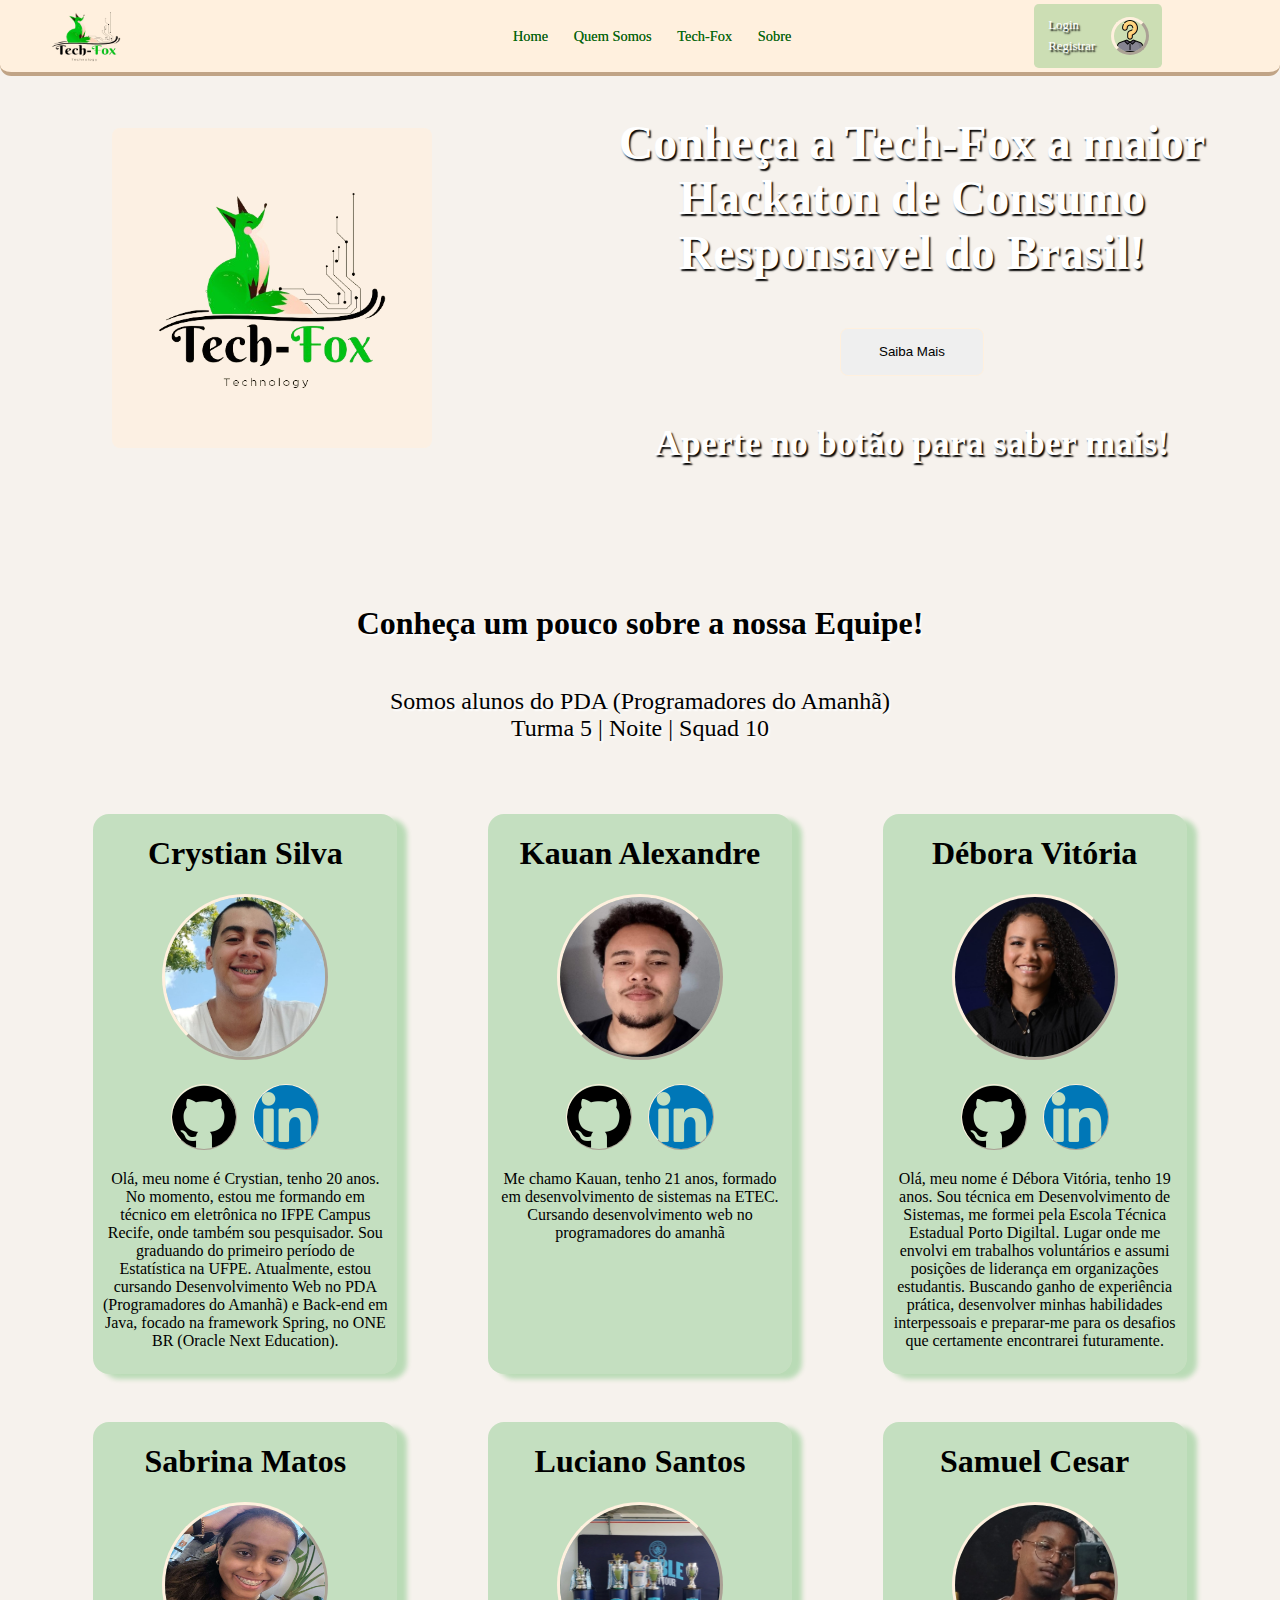
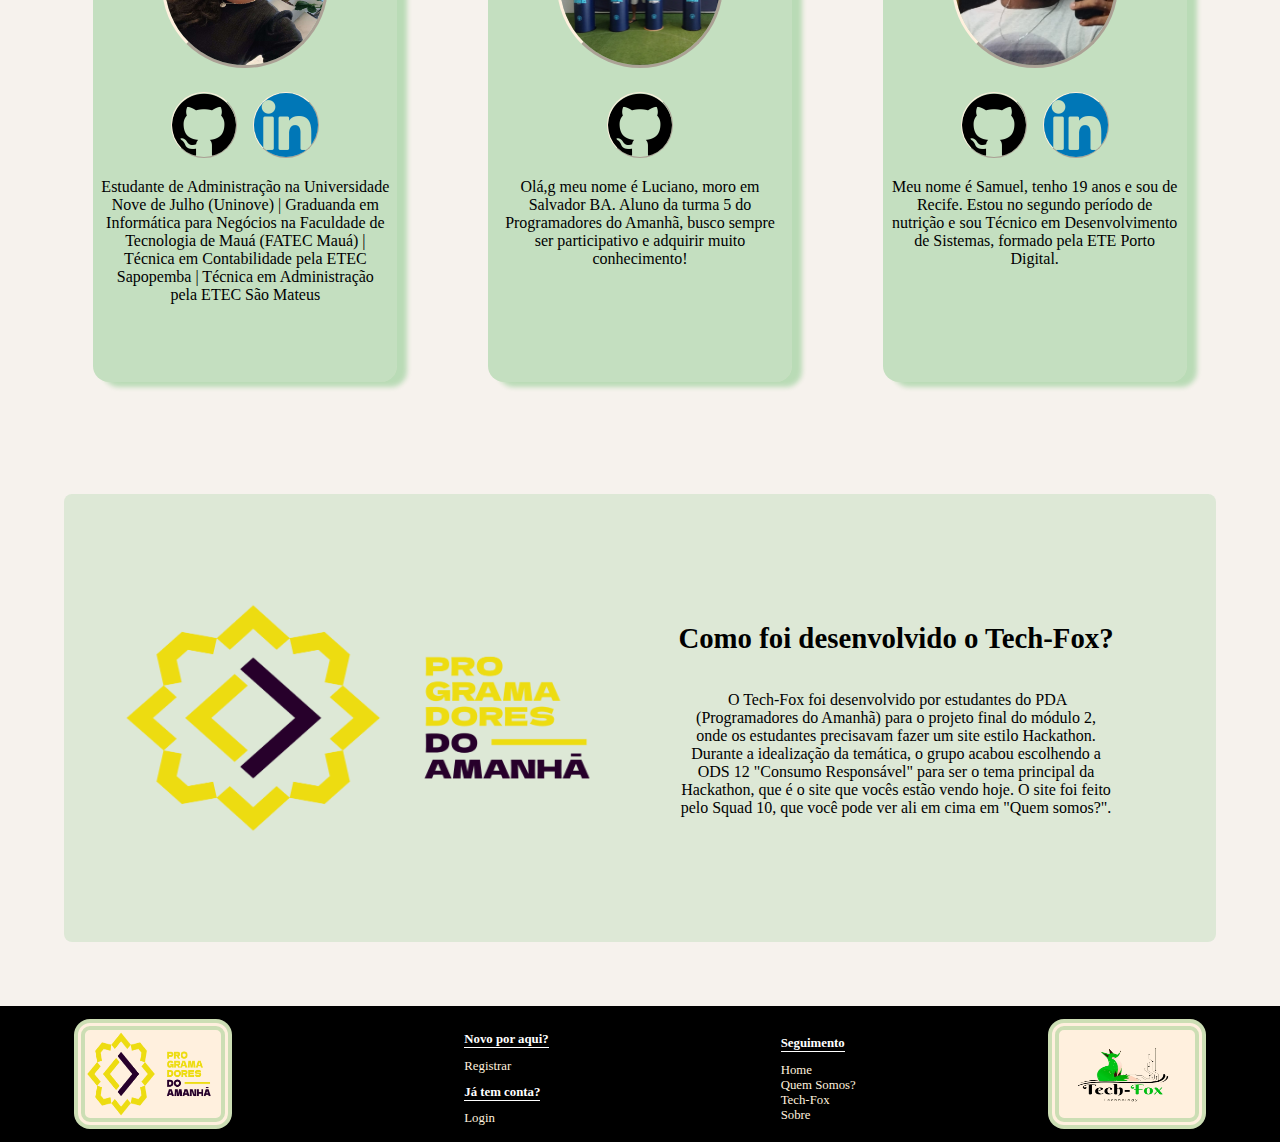
<file: index.html>
<!DOCTYPE html>
<html lang="pt-BR">
<head>
    <meta charset="UTF-8">
    <meta name="viewport" content="width=device-width, initial-scale=1.0">
    <title>| Tech-Fox | Home |</title>
    <link rel="shortcut icon" href="View/imgs/favicon.ico" type="image/x-icon">
    <link rel="stylesheet" href="View/CSS/style.css">
    <link href='https://fonts.googleapis.com/css?family=Berkshire Swash' rel='stylesheet'>
</head>
<header>
    <div class="header-Image">
        <img src="View/imgs/Fauget-removebg-preview.png" alt="">
    </div>
    <div class="home-Content">
        <ul>
            <a href="#content">
                <li>Home</li>
            </a>
            <a href="#team">
                <li>Quem Somos</li>
            </a>
            <a href="#tech-fox">
                <li>Tech-Fox</li>
            </a>
            <a href="./View/HTML/about.html">
                <li>Sobre</li>
            </a>
        </ul>
    </div>
    <div class="login-Registre">
        <div class="container-Login-Register">
            <img src="View/imgs/anonimo.png" alt="foto anonimo">
            <ul>
                <a href="View/HTML/register.html">
                    <li>Registrar</li>
                </a>
                <a href="View/HTML/login.Html">
                    <li>Login</li>
                </a>
            </ul>
        </div>
    </div>
</header>
<body>
    <section id="content">
        <div class="banner">
            <video autoplay muted loop src="https://videos.pexels.com/video-files/854106/854106-hd_1920_1080_25fps.mp4">
            </video>
            <div class="content-Organization">
                <div class="container-Video">
                    <img src="View/imgs/Fauget-removebg-preview.png" alt="">
                </div>
                <div class="content-Main">
                    <h1>Conheça a Tech-Fox a maior Hackaton de Consumo Responsavel do Brasil!
                    </h1>
                        <a href="/View/HTML/about.html"><button id="button">Saiba Mais</button></a>
                    <h2>
                        Aperte no botão para saber mais!
                    </h2>
                </div>
            </div>
        </div>
    </section>
    <section id="team">
        <div class="team-Content">
            <h1>
                Conheça um pouco sobre a nossa Equipe! 
            </h1>
            <p>
                Somos alunos do PDA (Programadores do Amanhã) <br>
                Turma 5 | Noite | Squad 10
            </p>
        </div>
        <div class="team-Organization">
            <div class="container-Team">
                <h1>Crystian Silva</h1>
                <div class="photograph">
                    <img src="View/imgs/Crystian1.jpg" alt="">
                </div>
                <div class="social">
                    <div class="social-Midia">
                        <a target=”_blank” href="https://github.com/Crystian-Paz"><img src="View/imgs/github icon.png" alt=""></a>
                    </div>
                    <div class="social-Midia">
                        <a target=”_blank” href="https://www.linkedin.com/in/crystian-silva-79b06326b/" target=”_blank”><img src="View/imgs/linkedin icon.png" alt=""></a>
                    </div>
                </div>
                <p>
                    Olá, meu nome é Crystian, tenho 20 anos. No momento, 
                    estou me formando em técnico em eletrônica no IFPE Campus 
                    Recife, onde também sou pesquisador. Sou graduando do primeiro 
                    período de Estatística na UFPE. Atualmente, estou cursando Desenvolvimento 
                    Web no PDA (Programadores do Amanhã) e Back-end em Java, focado na framework Spring, 
                    no ONE BR (Oracle Next Education).</p>
            </div>
            <div class="container-Team">
                <h1>Kauan Alexandre</h1>
                <div class="photograph">
                    <img src="View/imgs/Kauan.jpg" alt="">
                </div>
                <div class="social">
                    <div class="social-Midia">
                        <a target=”_blank” href="https://github.com/KauanFreitas"><img src="View/imgs/github icon.png" alt=""></a>
                    </div>
                    <div class="social-Midia">
                        <a target=”_blank” href="https://www.linkedin.com/in/kauan-alexandre-1496a61a2/?utm_source=share&utm_campaign=share_via&utm_content=profile&utm_medium=android_app" alt=""><img src="View/imgs/linkedin icon.png" alt=""></a>
                    </div>
                </div>
                <p>Me chamo Kauan, tenho 21 anos, 
                    formado em desenvolvimento de sistemas na ETEC. Cursando desenvolvimento web no 
                    programadores do amanhã</p>
            </div>
            <div class="container-Team">
                <h1>Débora Vitória</h1>
                <div class="photograph">
                    <img src="View/imgs/Débora.jpg" alt="">
                </div>
                <div class="social">
                    <div class="social-Midia">
                        <a target=”_blank” href="https://github.com/DeboraVitoria0 "><img src="View/imgs/github icon.png" alt=""></a>
                    </div>
                    <div class="social-Midia">
                        <a target=”_blank” href="https://www.linkedin.com/in/d%C3%A9bora-vitoria/"><img src="View/imgs/linkedin icon.png" alt=""></a>
                    </div>
                </div>
                <p>Olá, meu nome é Débora Vitória, tenho 19 anos. Sou técnica em Desenvolvimento de Sistemas, me formei pela Escola Técnica Estadual Porto Digiltal. Lugar onde me envolvi em trabalhos voluntários e assumi posições de liderança em organizações estudantis. Buscando ganho de experiência prática, desenvolver minhas habilidades interpessoais e preparar-me para os desafios que certamente encontrarei futuramente.</p>
            </div>
        </div>
        <div class="team-Organization">
            <div class="container-Team">
                <h1>Sabrina Matos</h1>
                <div class="photograph">
                    <img src="View/imgs/sabrina.jpg" alt="">
                </div>
                <div class="social">
                    <a target=”_blank” href="https://github.com/MatosSabriScript"><img src="View/imgs/github icon.png" alt=""></a>
                    <a target=”_blank” href="https://www.linkedin.com/in/sabrina-m-05aa76210?utm_source=share&utm_campaign=share_via&utm_content=profile&utm_medium=android_app"><img src="View/imgs/linkedin icon.png" alt=""></a>
                </div>
                <p>Estudante de Administração na Universidade Nove de Julho (Uninove) | Graduanda em Informática para Negócios na Faculdade de Tecnologia de Mauá (FATEC Mauá) | Técnica em Contabilidade pela ETEC Sapopemba | Técnica em Administração pela ETEC São Mateus</p>
            </div>
            <div class="container-Team">
                <h1>Luciano Santos</h1>
                <div class="photograph">
                    <img src="View/imgs/Luciano.png" alt="">
                </div>
                <div class="social">
                    <a target=”_blank” href="https://github.com/lucianoSSA"><img src="View/imgs/github icon.png" alt=""></a>
                </div>
                <p>Olá,g meu nome é Luciano, moro em Salvador BA. Aluno da turma 5 do Programadores do Amanhã, busco sempre ser participativo e adquirir muito conhecimento!</p>
            </div>
            <div class="container-Team">
                <h1>Samuel Cesar</h1>
                <div class="photograph">
                    <img src="View/imgs/samuel.jpg" alt="">
                </div>
                <div class="social">
                    <a target=”_blank” href="https://github.com/samuelsilva502 "><img src="View/imgs/github icon.png" alt=""></a>
                    <a target=”_blank” href="https://www.linkedin.com/in/samuel-cesar-samuel/"><img src="View/imgs/linkedin icon.png" alt=""></a>
                </div>
                <p>Meu nome é Samuel, tenho 19 anos e sou de Recife. Estou no segundo período de nutrição e sou Técnico em Desenvolvimento de Sistemas, formado pela ETE Porto Digital.</p>
            </div>
        </div>
    </section>
    <section id="tech-fox">
        <div class="tech-Fox-Organization">
            <div class="tech-Fox-Container">
                <div>
                    <img src="View/imgs/PDA LOGO.png" alt="">
                </div>
                <div class="tech-Fox-Content">
                    <h1>Como foi desenvolvido o Tech-Fox?</h1>
                    <p>O Tech-Fox foi desenvolvido por estudantes do PDA (Programadores do Amanhã) 
                        para o projeto final do módulo 2, onde os estudantes precisavam fazer um site 
                        estilo Hackathon. Durante a idealização da temática, o grupo acabou escolhendo 
                        a ODS 12 "Consumo Responsável" para ser o tema principal da Hackathon, que é o 
                        site que vocês estão vendo hoje. O site foi feito pelo Squad 10, que você pode 
                        ver ali em cima em "Quem somos?".
                    </p>
                </div>
            </div>
        </div>
    </section>
    <section id="footer">
        <footer>
            <div class="footer-Content">
                <div class="container-Footer">
                    <img src="View/imgs/Fauget-removebg-preview.png" alt="">
                </div>
                <ul>
                    <h2>Seguimento</h2>
                    <a href="#home">
                        <li>Home</li>
                    </a>
                    <a href="#team">
                        <li>Quem Somos?</li>
                    </a>
                    <a href="#tech-fox">
                        <li>Tech-Fox</li>
                    </a>
                    <a href="sobre.html">
                        <li>Sobre</li>
                    </a>
                </ul>
                <ul>
                    <h2>Novo por aqui?</h2>
                    <a href="ntmh
                    ">
                        <li>Registrar</li>
                    </a>
                    <h2>Já tem conta?</h2>
                    <a href="View/HTML/login.Html">
                        <li>Login</li>
                    </a>
                </ul>
                <div class="container-Footer">
                    <img src="View/imgs/PDA LOGO.png" alt="">
                </div>
            </div>
        </footer>
    </section>
    <script src="View/JavaScript/index.js"></script>
</body>

</html>
</file>
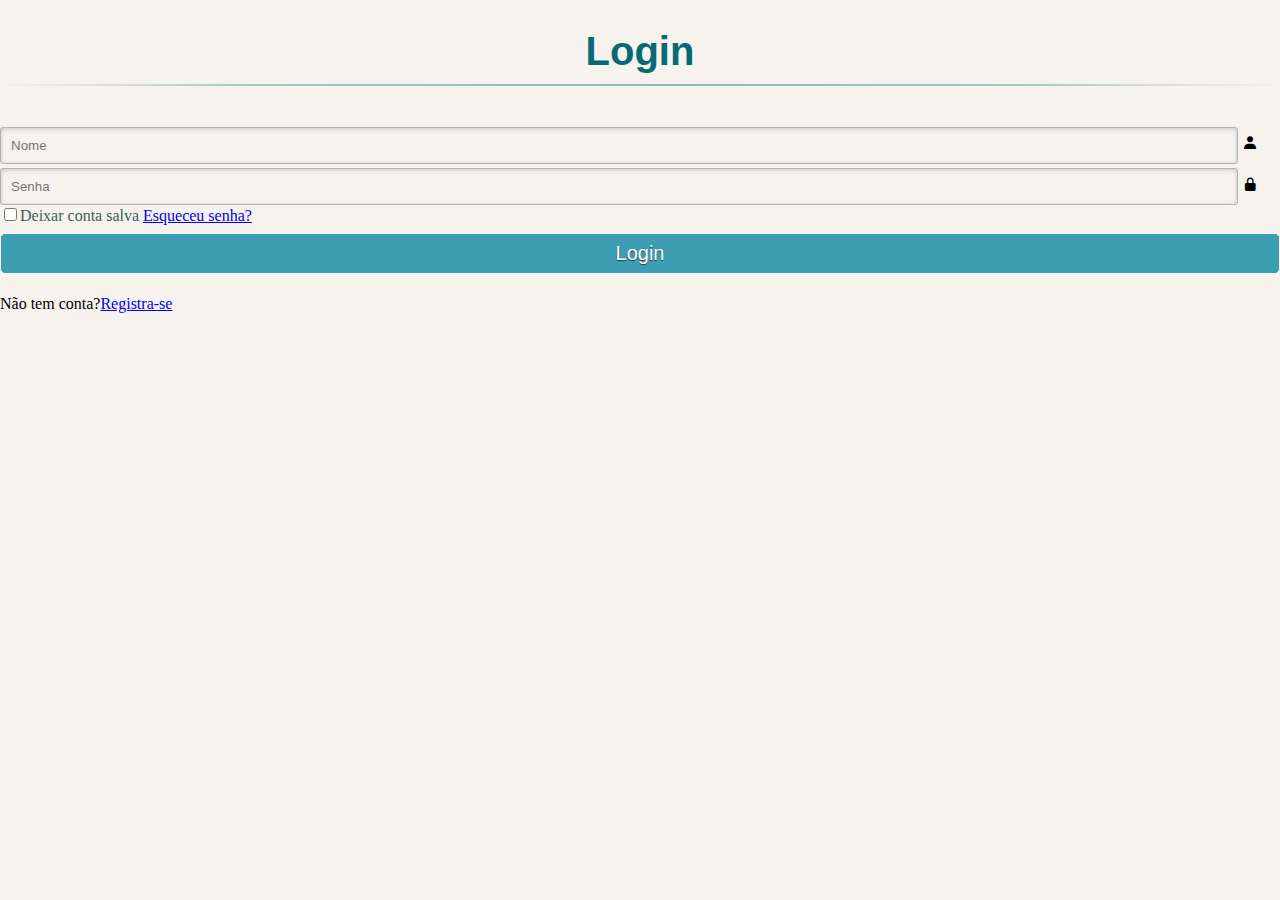
<file: home.Html>
<!DOCTYPE html>
<html lang="en">
<head>
    <meta charset="UTF-8">
    <meta http-equiv="X-UA-Compatible" content="IE=edge">
    <meta name="viewport" content="width=device-width, initial-scale=1.0">
    <title>Login Form in HTML and CSS | Codehal</title>
    <link rel="stylesheet" href="./View/CSS/login.css">
    <link href='https://unpkg.com/boxicons@2.1.4/css/boxicons.min.css' rel='stylesheet'>
</head>
<body>
    <div class="wrapper">
        <form action="">
            <h1>Login</h1>
            <div class="input-box">
                <input type="text" placeholder="Nome" required>
                <i class='bx bxs-user'></i>
            </div>
            <div class="input-box">
                <input type="password" placeholder="Senha" required>
                <i class='bx bxs-lock-alt'></i>
            </div>  
            <div class="remember-forgot">
                <label><input type="checkbox">Deixar conta salva </label>
                <a href="#">Esqueceu senha?</a>
            </div>
            <button type="submit" class="btn">Login</button>
            <div class="register-link">
                <p>Não tem conta?<a href="#">Registra-se</a></p>
            </div>
        </form>
    </div>
</body>
</html>
</file>
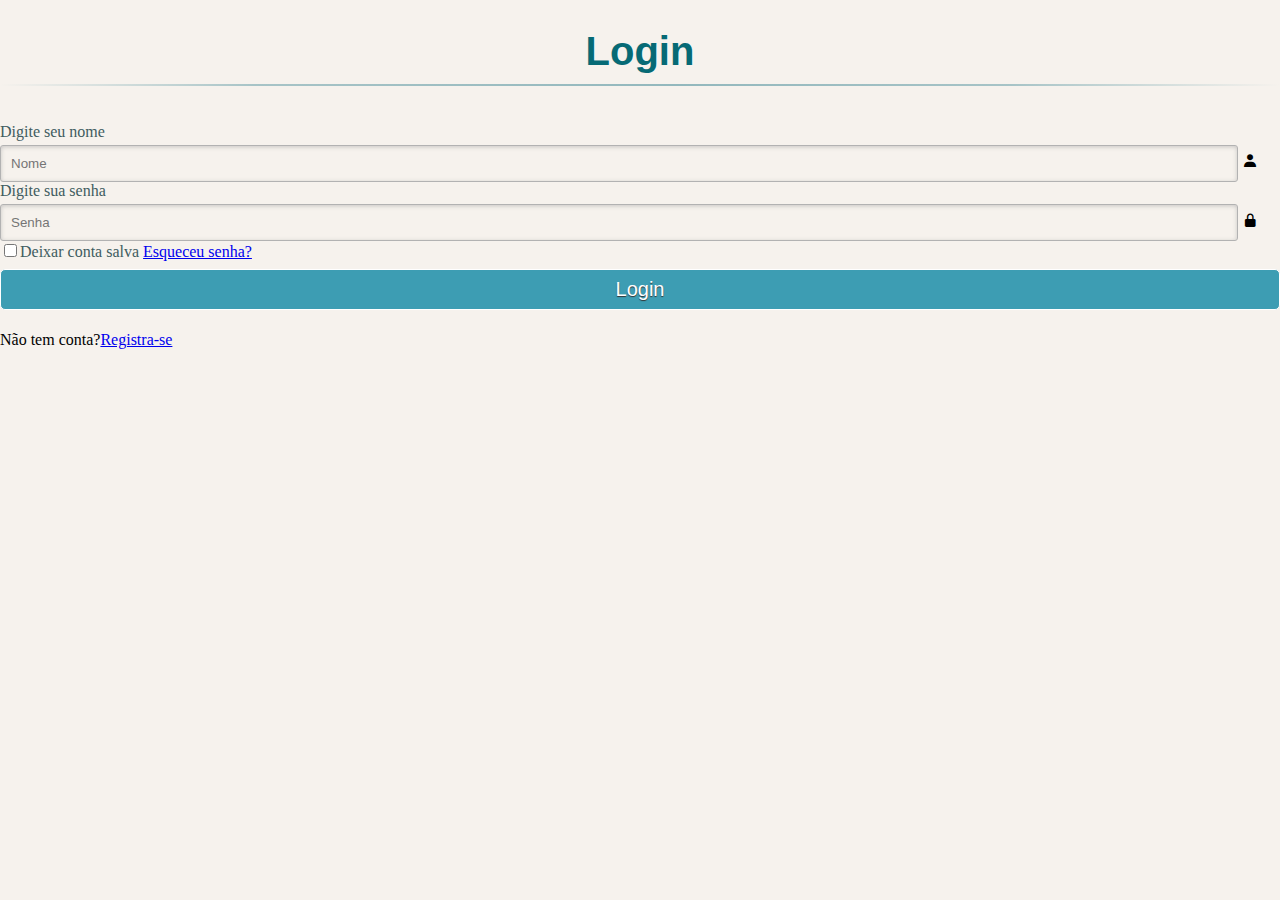
<file: login.Html>
<!DOCTYPE html>
<html lang="en">
<head>
    <meta charset="UTF-8">
    <meta http-equiv="X-UA-Compatible" content="IE=edge">
    <meta name="viewport" content="width=device-width, initial-scale=1.0">
    <title>Login Form in HTML and CSS | Codehal</title>
    <link rel="stylesheet" href="./View/CSS/login.css">
    <link href='https://unpkg.com/boxicons@2.1.4/css/boxicons.min.css' rel='stylesheet'>
</head>
<body>
    <div class="wrapper">
        <form action="">
            <h1>Login</h1>
            <div class="input-box">
                <label for="name-login">Digite seu nome</label>
                <input type="text" placeholder="Nome" required>
                <i class='bx bxs-user'></i>
            </div>
            <div class="input-box">
                <label for="password-login">Digite sua senha</label>
                <input type="password" placeholder="Senha" required>
                <i class='bx bxs-lock-alt'></i>
            </div>  
            <div class="remember-forgot">
                <label><input type="checkbox">Deixar conta salva </label>
                <a href="#">Esqueceu senha?</a>
            </div>
            <button type="submit" class="btn">Login</button>
            <div class="register-link">
                <p>Não tem conta?<a href="#">Registra-se</a></p>
            </div>
        </form>
    </div>
</body>
</html>
</file>
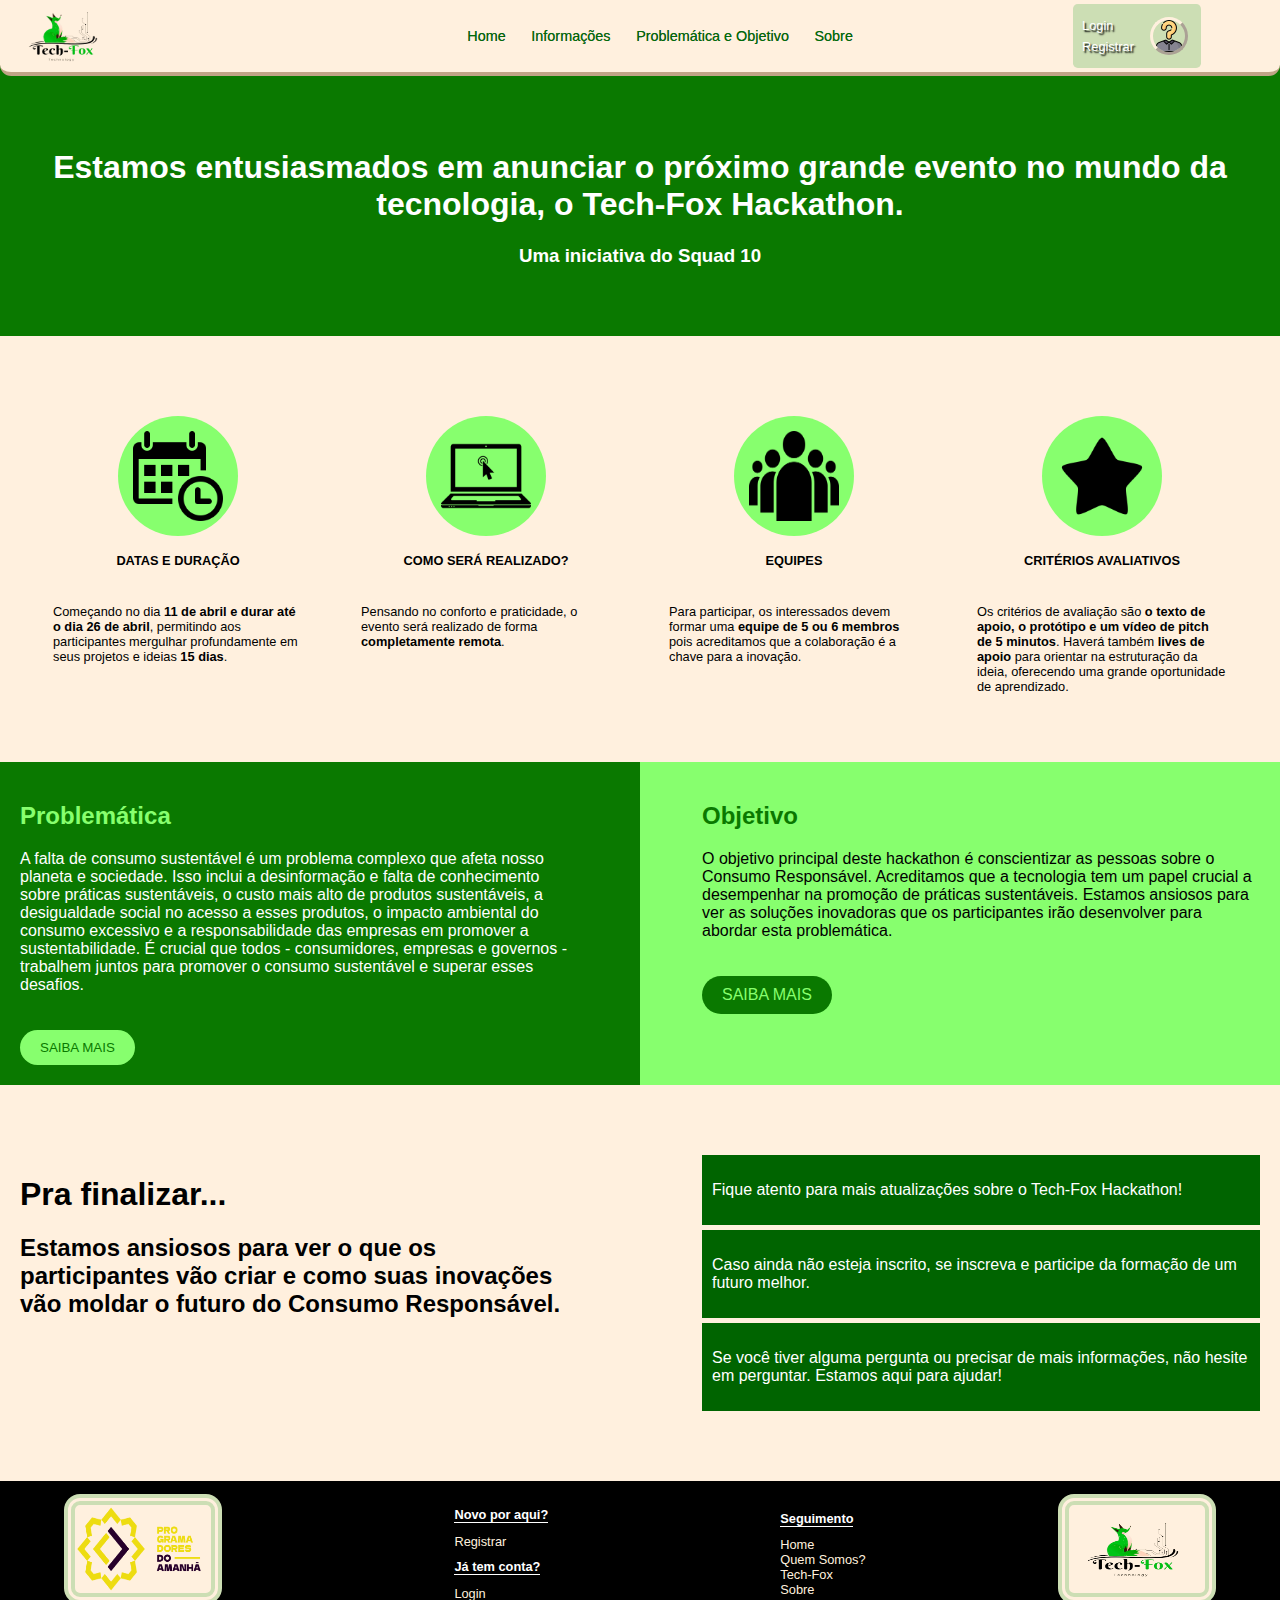
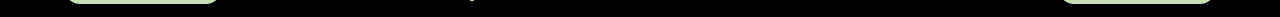
<file: View/HTML/about.html>
<!DOCTYPE html>
<html lang="pt-BR">
<head>
    <meta charset="UTF-8">
    <meta name="viewport" content="width=device-width, initial-scale=1.0">
    <title>| Tech-Fox | Sobre |</title>
    <link rel="shortcut icon" href="/View/imgs/favicon.ico" type="image/x-icon">
    <link rel="stylesheet" type="text/css" href="../CSS/about.css">
</head>
<body>
<section id="header">
    <header>
        <div class="header-Image">
            <img src="../imgs/Fauget-removebg-preview.png" alt="">
        </div>
        <div class="home-Content">
                <ul>
                    <a href="/index.html">
                        <li>Home</li>
                    </a>
                    <a href="#info">
                        <li>Informações</li>
                    </a>
                    <a href="#problem-objective">
                        <li>Problemática e Objetivo</li>
                    </a>
                    <a href="../HTML/about.html">
                        <li>Sobre</li>
                    </a>
                </ul>
        </div>
        <div class="login-Registre">
            <div class="container-Login-Register">
                <img src="/View/imgs/anonimo.png" alt="foto anonimo">
                <ul>
                    <a href="/View/HTML/register.html">
                        <li>Registrar</li>
                    </a>
                    <a href="/View/HTML/login.Html">
                        <li>Login</li>
                    </a>
                </ul>
            </div>
        </div>
    </header>
</section>
    <div class="header">
        <h1>Estamos entusiasmados em anunciar o próximo grande evento no mundo da tecnologia, o Tech-Fox Hackathon. </h1>
        <h3>Uma iniciativa do Squad 10</h3>
    </div>
<!--INFO-->
    <section id="info">
        <div class="info-Organization">
            <div class="info-Circle">
                <div class="Circle">
                    <img src="/View/imgs/calendário.png" alt="imgc1">
                </div>
                <p><b>DATAS E DURAÇÃO</b></p>
                <p>Começando no dia <b>11 de abril e durar até o dia 26 de abril</b>, permitindo aos participantes mergulhar profundamente em seus projetos e ideias <b>15 dias</b>.</p>
            </div>
            <div class="info-Circle">
                <div class="Circle">
                    <img src="/View/imgs/laptop.png" alt="imgc2">
                </div>
                <p><b>COMO SERÁ REALIZADO?</b></p>
                <p>Pensando no conforto e praticidade, o evento será realizado de forma <b>completamente remota</b>.</p>
            </div>
            <div class="info-Circle">
                <div class="Circle">
                    <img src="/View/imgs/grupos.png" alt="imgc3">
                </div>
                <p><b>EQUIPES</b></p>
                <p>Para participar, os interessados devem formar uma <b>equipe de 5 ou 6 membros</b> pois acreditamos que a colaboração é a chave para a inovação.</p>
            </div>
            <div class="info-Circle">
                <div class="Circle">
                    <img src="/View/imgs/estrela.png" alt="imgc4">
                </div>
                <p><b>CRITÉRIOS AVALIATIVOS</b></p>
                <p>Os critérios de avaliação são <b>o texto de apoio, o protótipo e um vídeo de pitch de 5 minutos</b>. Haverá também <b>lives de apoio</b> para orientar na estruturação da ideia, oferecendo uma grande oportunidade de aprendizado.
                </p>
            </div>
        </div>
    </section>
    <!--problem and objective-->
    <section id="problem-objective">
        <div class="problem-objective-container">
            <div class="problem-objective-organization">
                <h2>Problemática</h2>
                <p>A falta de consumo sustentável é um problema complexo que afeta nosso planeta e sociedade. Isso inclui a desinformação e falta de conhecimento sobre práticas sustentáveis, o custo mais alto de produtos sustentáveis, a desigualdade social no acesso a esses produtos, o impacto ambiental do consumo excessivo e a responsabilidade das empresas em promover a sustentabilidade. É crucial que todos - consumidores, empresas e governos - trabalhem juntos para promover o consumo sustentável e superar esses desafios. </p>
                <a href="https://g1.globo.com/natureza/blog/amelia-gonzalez/post/2018/07/25/pesquisa-mostra-que-76-nao-praticam-consumo-consciente-no-brasil.ghtml">
                    <button>Saiba mais</button>
                </a>
            </div>
            <div class="problem-objective-organization1">
                <h2>Objetivo</h2>
                <p>O objetivo principal deste hackathon é conscientizar as pessoas sobre o Consumo Responsável. Acreditamos que a tecnologia tem um papel crucial a desempenhar na promoção de práticas sustentáveis. Estamos ansiosos para ver as soluções inovadoras que os participantes irão desenvolver para abordar esta problemática.</p>
                <a href="https://www.ecycle.com.br/consumo-sustentavel/">
                    <button1>Saiba mais</button1>
                </a>
            </div>
        </div>
    </section>
    <!--Message-->
    <div class="Message-container">
        <div class="Message-left">
            <h1>Pra finalizar...</h1>
            <h2>Estamos ansiosos para ver o que os participantes vão criar e como suas inovações vão moldar o futuro do Consumo Responsável.</h2>
        </div>
        <div class="Message-right">
            <div class="Message-box">
                <p>Fique atento para mais atualizações sobre o Tech-Fox Hackathon!</p>
            </div>
            <div class="Message-box">
                <p>Caso ainda não esteja inscrito, se inscreva e participe da formação de um futuro melhor.</p>
            </div>
            <div class="Message-box">
                <p>Se você tiver alguma pergunta ou precisar de mais informações, não hesite em perguntar. Estamos aqui para ajudar!</p>
            </div>
        </div>
    </div>
    <!--FOOTER-->
    <section id="footer">
        <footer>
            <div class="footer-Content">
                <div class="container-Footer">
                    <img src="/View/imgs/Fauget-removebg-preview.png" alt="">
                </div>
                <ul>
                    <h2>Seguimento</h2>
                    <a href="/index.html">
                        <li>Home</li>
                    </a>
                    <a href="/index.html">
                        <li>Quem Somos?</li>
                    </a>
                    <a href="/index.html">
                        <li>Tech-Fox</li>
                    </a>
                    <a href="../HTML/about.html">
                        <li>Sobre</li>
                    </a>
                </ul>
                <ul>
                    <h2>Novo por aqui?</h2>
                    <a href="../HTML/register.html">
                        <li>Registrar</li>
                    </a>
                    <h2>Já tem conta?</h2>
                    <a href="../HTML/login.Html">
                        <li>Login</li>
                    </a>
                </ul>
                <div class="container-Footer">
                    <img src="/View/imgs/PDA LOGO.png" alt="">
                </div>
            </div>
        </footer>
    </section>
</body>
</html>
</file>
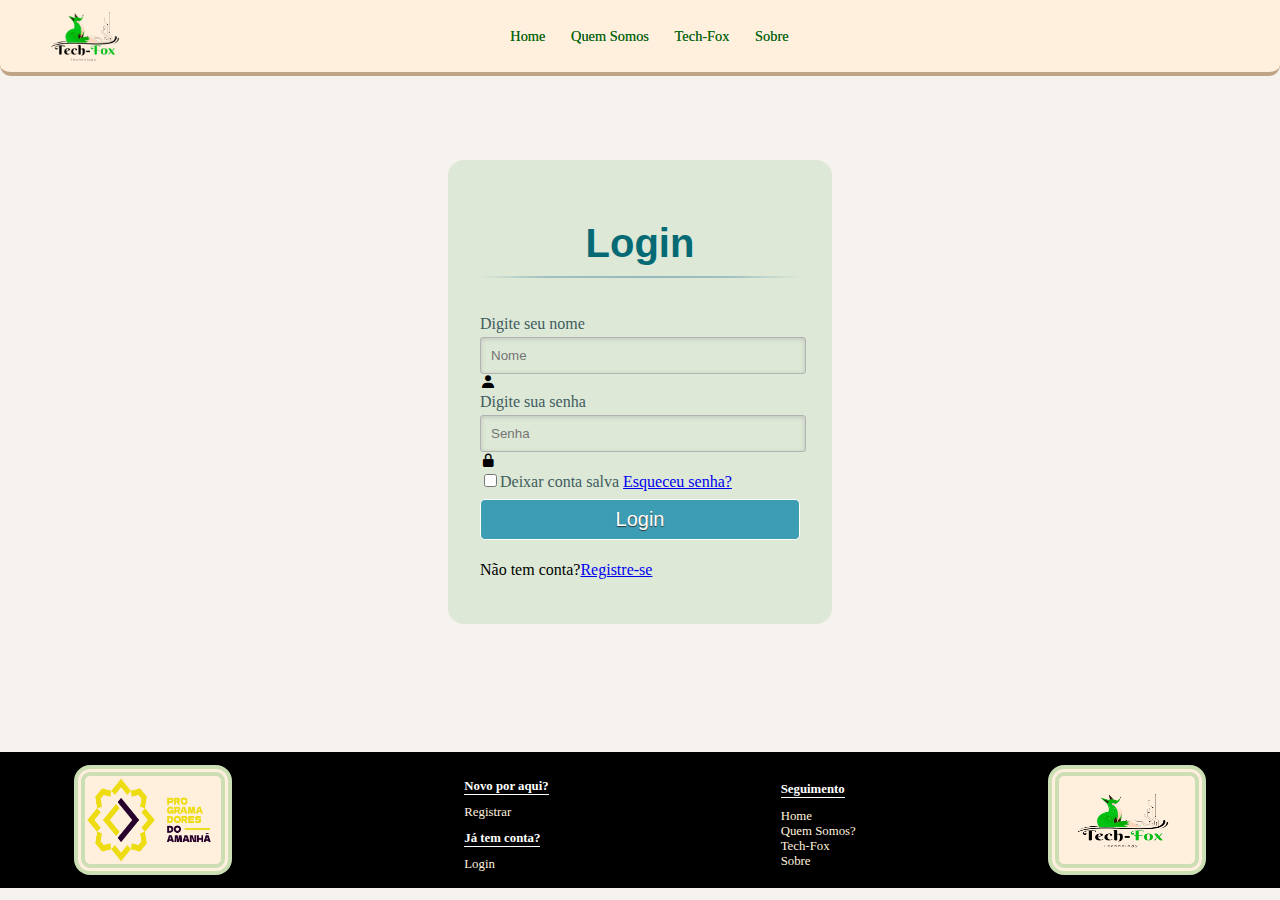
<file: View/HTML/login.Html>
<!DOCTYPE html>
<html lang="pt-BR">
<head>
    <meta charset="UTF-8">
    <meta http-equiv="X-UA-Compatible" content="IE=edge">
    <meta name="viewport" content="width=device-width, initial-scale=1.0">
    <title>| Tech-Fox | Login |</title>
    <link rel="shortcut icon" href="../imgs/favicon.ico" type="image/x-icon">
    <link rel="stylesheet" href="../CSS/login.css">
    <link href='https://unpkg.com/boxicons@2.1.4/css/boxicons.min.css' rel='stylesheet'>
</head>
<header>
    <div class="header-Image">
        <img src="../imgs/Fauget-removebg-preview.png" alt="">
    </div>
    <div class="home-Content">
        <ul>
            <a href="/index.html">
                <li>Home</li>
            </a>
            <a href="/index.html">
                <li>Quem Somos</li>
            </a>
            <a href="/index.html">
                <li>Tech-Fox</li>
            </a>
            <a href="../HTML/about.html">
                <li>Sobre</li>
            </a>
        </ul>
    </div>
</header>
<body>
    <div class="wrapper">
        <div class="container">
            <div class="login-user">
                <form id="loginForm">
                    <h1>Login</h1>
                    <div class="input-box">
                        <label for="name-login">Digite seu nome</label>
                        <input id="name-cad" type="text" placeholder="Nome" required>
                        <i class='bx bxs-user'></i>
                    </div>
                    <div class="input-box">
                        <label for="password-login">Digite sua senha</label>
                        <input id="password-cad" type="password" placeholder="Senha" required>
                        <i class='bx bxs-lock-alt'></i>
                    </div>
                    <div class="remember-forgot">
                        <label><input type="checkbox">Deixar conta salva </label>
                        <a href="#">Esqueceu senha?</a>
                    </div>
                    <button id="loginBtn" type="submit" class="btn">Login</button>
                    <div class="register-link">
                        <p>Não tem conta?<a href="../HTML/register.html">Registre-se</a></p>
                    </div>
                </form>
            </div>
        </div>
    </div>
    <section id="footer">
        <footer>
            <div class="footer-Content">
                <div class="container-Footer">
                    <img src="../imgs/Fauget-removebg-preview.png" alt="">
                </div>
                <ul>
                    <h2>Seguimento</h2>
                    <a href="/index.html">
                        <li>Home</li>
                    </a>
                    <a href="/index.html">
                        <li>Quem Somos?</li>
                    </a>
                    <a href="/index.html">
                        <li>Tech-Fox</li>
                    </a>
                    <a href="../HTML/about.html">
                        <li>Sobre</li>
                    </a>
                </ul>
                <ul>
                    <h2>Novo por aqui?</h2>
                    <a href="../HTML/register.html">
                        <li>Registrar</li>
                    </a>
                    <h2>Já tem conta?</h2>
                    <a href="../HTML/login.Html">
                        <li>Login</li>
                    </a>
                </ul>
                <div class="container-Footer">
                    <img src="../imgs/PDA LOGO.png" alt="">
                </div>
            </div>
        </footer>
      </section>
    <script src="../JavaScript/login.js"></script>
</body>
</html>
</file>
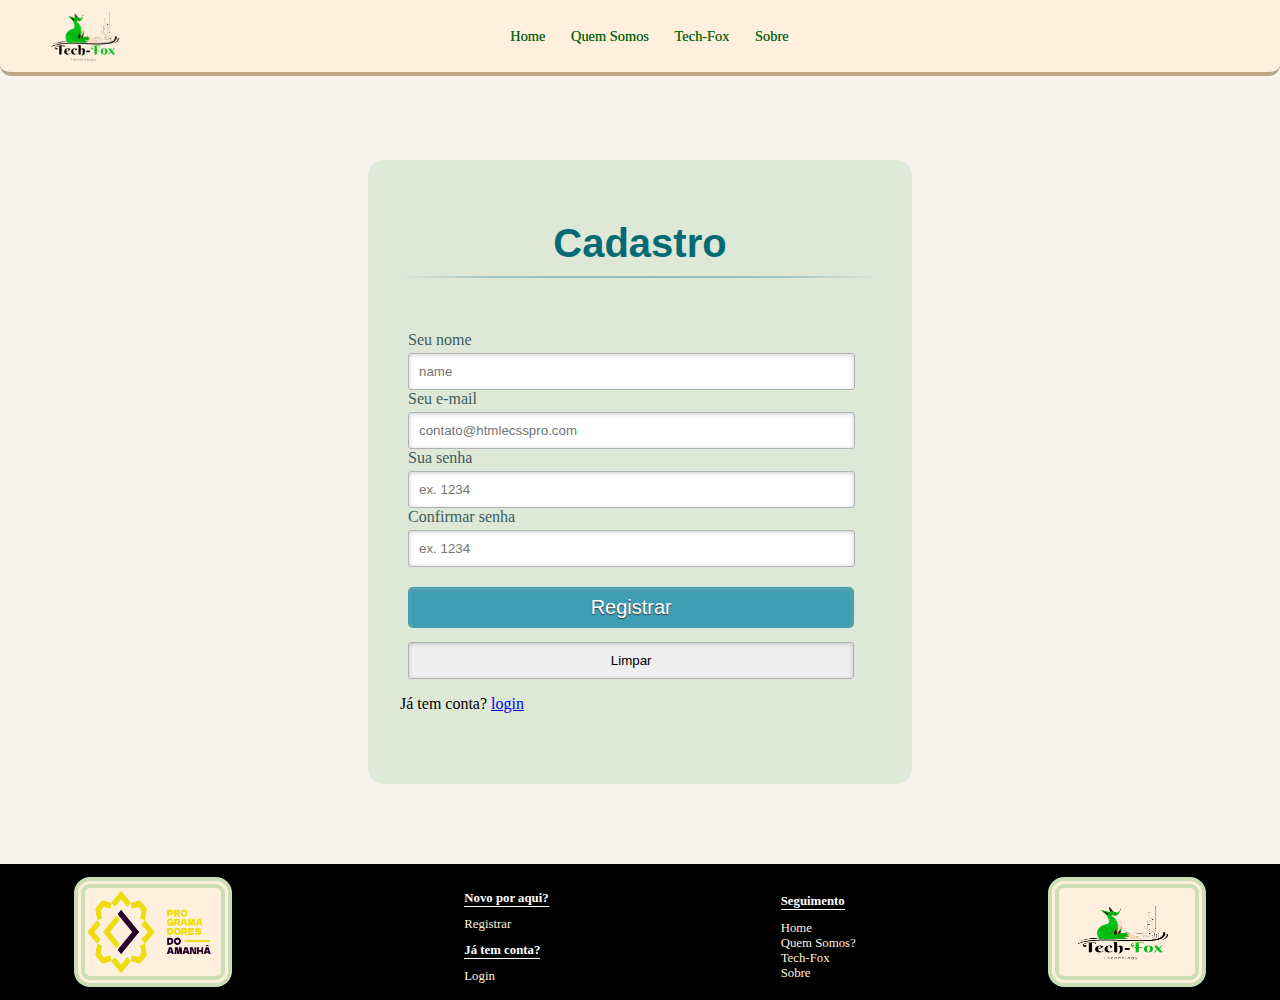
<file: View/HTML/register.html>
<!DOCTYPE html>
<html lang="pt-BR">
<head>
  <meta charset="UTF-8" />
  <title>| Tech-Fox | Registro |</title>
  <link rel="shortcut icon" href="../imgs/favicon.ico" type="image/x-icon">
  <meta name="viewport" content="width=device-width, initial-scale=1.0">
  <link rel="stylesheet" href="../CSS/register.css">
</head>
<header>
  <div class="header-Image">
      <img src="../imgs/Fauget-removebg-preview.png" alt="">
  </div>
  <div class="home-Content">
      <ul>
          <a href="/index.html">
              <li>Home</li>
          </a>
          <a href="/index.html">
              <li>Quem Somos</li>
          </a>
          <a href="/index.html">
              <li>Tech-Fox</li>
          </a>
          <a href="../HTML/about.html">
              <li>Sobre</li>
          </a>
      </ul>
  </div>
</header>
<body>
  <section id="register-box">
    <div class="container">
      <a class="links" id="paracadastro"></a>
      <a class="links" id="paralogin"></a>
      <div class="register-user">
        <form method="post" action="">
          <h1>Cadastro</h1>
          <ul>
            <li>
              <label for="name-cad">Seu nome</label>
              <input id="name-cad" name="name-cad" type="text" placeholder="name" />
            </li>
            <li>
              <label for="email-cad">Seu e-mail</label>
              <input id="email-cad" name="email-cad"  type="email" placeholder="contato@htmlecsspro.com"/>
            </li>
            <li>
              <label for="password-cad">Sua senha</label>
              <input id="password-cad" name="password-cad"  type="password" placeholder="ex. 1234"/>
            </li>
            <li>
              <label for="confirmPassword">Confirmar senha</label>
              <input id="confirmPassword" name="confirmPassword"  type="Password" placeholder="ex. 1234"/>
            </li>
          </ul>
          <input type="submit" id="register" value="Registrar"/>
          <input  type="reset" value="Limpar" id="clear"/>
          <p class="link">
            Já tem conta? <a href="../HTML/login.Html">login</a>
        </form>
      </div>
    </div>
  </section>
  <section id="footer">
    <footer>
        <div class="footer-Content">
            <div class="container-Footer">
                <img src="../imgs/Fauget-removebg-preview.png" alt="">
            </div>
            <ul>
                <h2>Seguimento</h2>
                <a href="/index.html">
                    <li>Home</li>
                </a>
                <a href="/index.html">
                    <li>Quem Somos?</li>
                </a>
                <a href="/index.html">
                    <li>Tech-Fox</li>
                </a>
                <a href="../HTML/about.html">
                    <li>Sobre</li>
                </a>
            </ul>
            <ul>
                <h2>Novo por aqui?</h2>
                <a href="../HTML/register.html">
                    <li>Registrar</li>
                </a>
                <h2>Já tem conta?</h2>
                <a href="../HTML/login.Html">
                    <li>Login</li>
                </a>
            </ul>
            <div class="container-Footer">
                <img src="../imgs/PDA LOGO.png" alt="">
            </div>
        </div>
    </footer>
  </section>
  <script src="../JavaScript/register.js"></script>
</body>
</html>
</file>
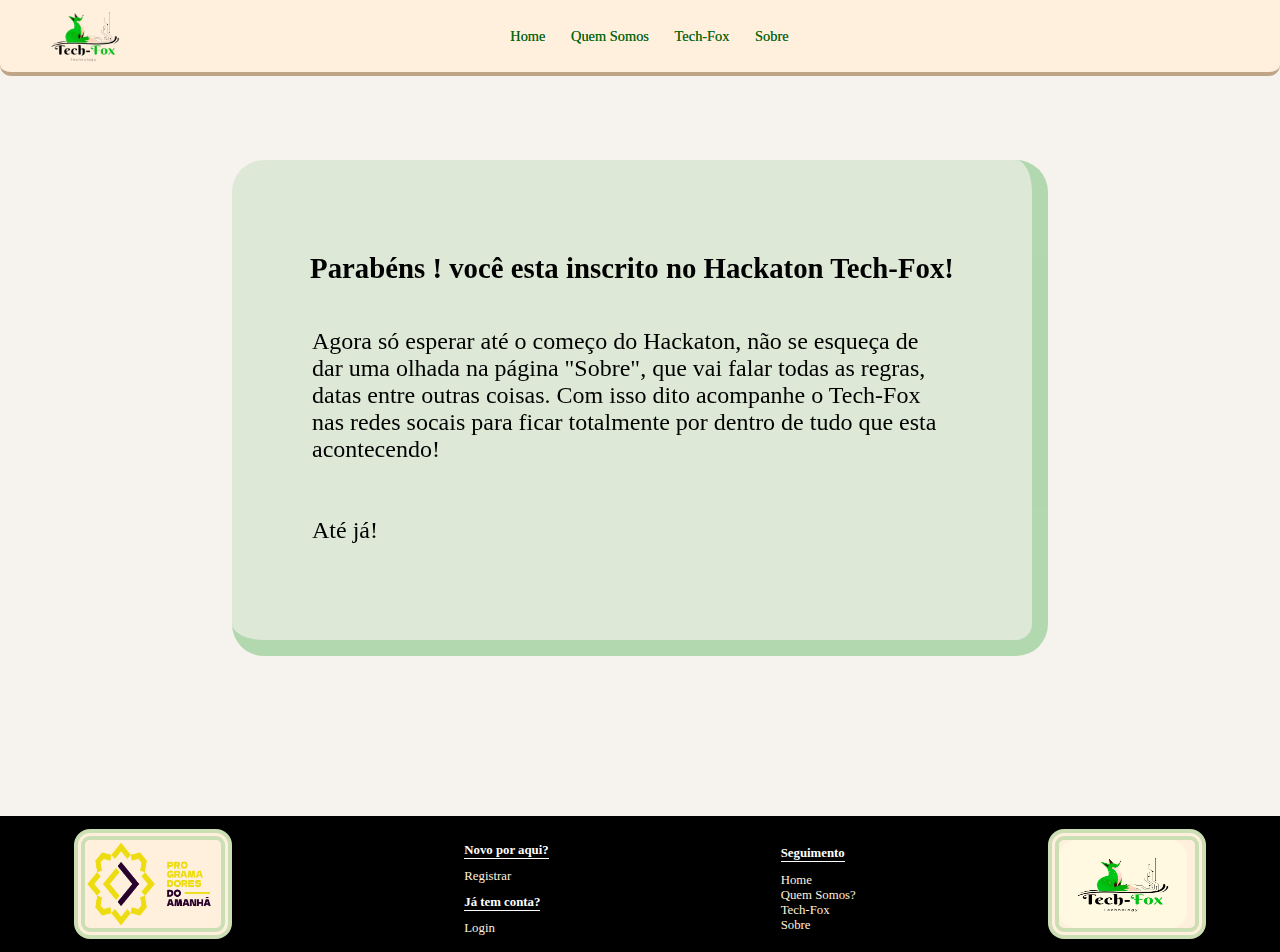
<file: View/HTML/registered.html>
<!DOCTYPE html>
<html lang="pt-BR">
<head>
    <meta charset="UTF-8">
    <meta name="viewport" content="width=device-width, initial-scale=1.0">
    <title>| Tech-Fox | Registrado |</title>
    <link rel="shortcut icon" href="View/imgs/favicon.ico" type="image/x-icon">
    <link rel="stylesheet" href="../CSS/registered.css">
</head>
<header>
    <div class="header-Image">
        <img src="../imgs/Fauget-removebg-preview.png" alt="">
    </div>
    <div class="home-Content">
        <ul>
            <a href="/index.html">
                <li>Home</li>
            </a>
            <a href="/index.html">
                <li>Quem Somos</li>
            </a>
            <a href="/index.html">
                <li>Tech-Fox</li>
            </a>
            <a href="../HTML/about.html">
                <li>Sobre</li>
            </a>
        </ul>
    </div>
</header>
<body>
    <section id="content">
        <div id="myDiv" class="container-Content">
            <div id="textcontent" class="organization-Content">
                <h1>
                    Parabéns <span id="username"></span>! você esta inscrito no Hackaton Tech-Fox!
                </h1>
                <p>
                    Agora só esperar até o começo do Hackaton, não se esqueça de dar uma olhada na página "Sobre",
                    que vai falar todas as regras, datas entre outras coisas. Com isso dito acompanhe o Tech-Fox
                    nas redes socais para ficar totalmente por dentro de tudo que esta acontecendo!<br> <br><br>Até já! 
                </p>
            </div>
        </div>
    </section>
    <section id="footer">
        <footer>
            <div class="footer-Content">
                <div class="container-Footer">
                    <img src="../imgs/Fauget.png" alt="">
                </div>
                <ul>
                    <h2>Seguimento</h2>
                    <a href="#home">
                        <li>Home</li>
                    </a>
                    <a href="#team">
                        <li>Quem Somos?</li>
                    </a>
                    <a href="#tech-fox">
                        <li>Tech-Fox</li>
                    </a>
                    <a href="../HTML/about.html">
                        <li>Sobre</li>
                    </a>
                </ul>
                <ul>
                    <h2>Novo por aqui?</h2>
                    <a href="../HTML/register.html">
                        <li>Registrar</li>
                    </a>
                    <h2>Já tem conta?</h2>
                    <a href="../HTML/login.Html">
                        <li>Login</li>
                    </a>
                </ul>
                <div class="container-Footer">
                    <img src="../imgs/PDA LOGO.png" alt="">
                </div>
            </div>
        </footer>
    </section>
    <script src="../JavaScript/registered.js"></script>
    <script> const username = localStorage.getItem('username');
        document.getElementById('username').innerText = username;</script>
</body>
</html>
</file>
<file: View/CSS/style.css>
body {
    max-width: 100%;
    background-color: var(--background-color);
    background-repeat:no-repeat;
    background-attachment: fixed;
    background-size: 100%;
    overflow-x: hidden;
    margin: 0;
    padding: 0;
}

html {
    max-width: 100%;
    margin: 0;
    padding: 0;
    scroll-behavior: smooth;
}

header {
    position: fixed;
    width: 100%;
    height: 4.5rem;
    background-color:var(--header-color);
    display: flex;
    align-items: center;
    justify-content: space-evenly;
    border-bottom:0.3rem solid var(--header-color-Border);
    border-bottom-left-radius: 0.7rem;
    border-bottom-right-radius: 0.7rem;
    z-index: 2;
}

:root {
    --container-color:rgb(2,150,16,0.2);
    --container-color-Tech-Fox:rgb(2,150,16,0.1);
    --containet-color-Video:rgb(255,240,222, 0.7); 
    --header-color:rgb(255,240,222);
    --header-color-Border: rgb(192,164,134);
    --header-color-Font:rgba(0, 182, 18, 0.61);
    --footer-color:rgb(0, 0, 0);
    --font-color-Login-Register:rgb(255, 255, 255);
    --font-color-Content-Main:rgb(255, 255, 255);
    --font-color-Button-Content-Main: rgb(192, 166, 135);
    --font-color-Content-Team:black;
    --team-shadow-color:rgba(2, 150, 17, 0.247);
    --font-shadow-color-Content-Team:white;
    --background-color: rgba(192, 164, 134, 0.144);
    --footer-color-Img:rgba(255, 240, 222);
    --footer-color-A:rgba(0, 182, 18, 0.61);
    --footer-shadow-color-A:rgba(0, 106, 11, 0.61);
}

.header-Image img {
    display: flex;
    justify-content: flex-start;
    align-items: center;
    width: 6rem;
    height: 5rem;
    margin-left: -12rem;
}

header .home-Content {
    display: flex;
    justify-content: center;
}

.home-Content ul {
    font-size: 0.9rem;
    display: flex;
    flex-direction: row;
    align-items: center;
    justify-content: center;
}

.home-Content li {
    list-style: none;
    padding: 0.8rem;
}

.home-Content a {
    text-decoration: none;
    color: var(--header-color-Font);
    text-shadow: 0.01rem 0.01rem 0.01rem rgb(0, 0, 0);
    transition: border-radius ,text-shadow ,color ,background-color ,border-bottom, border-right 0.02s ease;
}

.home-Content a:hover {
    background-color: var(--footer-color-A);
    color: white;
    text-shadow: 0.01rem 0.01rem 0.01rem rgb(0, 0, 0);
    border-radius: 0.8rem;
    border-bottom: 0.2rem solid var(--footer-shadow-color-A);
    border-right: 0.2rem solid var(--footer-shadow-color-A);
}

.container-Login-Register {
    width: 8rem;
    height: 4rem;
    background-color: var(--container-color);
    display: flex;
    align-items: center;
    flex-direction: row-reverse;
    margin-right: -7rem;
    border-radius: 0.3rem;
}

.login-Registre {
    display: flex;
    align-items: center;
    justify-content: end;
    
}

.login-Registre img {
    width: 2rem;
    height: 2rem;
    display: flex;
    border-radius: 10rem;
    border: 0.2rem outset var(--header-color);
    margin: 0.8rem;
}

.login-Registre ul {
    font-size: 0.8rem;
    display: flex;
    justify-content: flex-start;
    flex-direction: column-reverse;
    align-items: start;
    margin-left: 2rem;
    color: var(--font-color-Login-Register);
}

.login-Registre li {
    list-style: none;
    padding: 0.2rem;
    display: flex;
}

.login-Registre a {
    text-decoration: none;
    color:var(--font-color-Login-Register);
    text-shadow: 0.1rem 0.1rem 0.1rem black;
    transition: color 4s ease;
}

.login-Registre a :hover {
    color: black;    
}

.content-Organization {
    display: flex;
    align-items: center;
    flex-direction: row;
    justify-content: space-around;
}

.banner {
    padding-top: 4rem;
    margin-bottom: 4.5rem;
}

.banner video{
    object-fit: cover;
    position:absolute;
    width: 100%;
    height: 27.5rem;
    display: flex;  
}

.content-Main {
    z-index: 0;
    position: relative;
    color: var(--font-color-Content-Main);
    font-size: 1.5rem;
    text-align: center;
    max-width: 40rem;
    text-shadow: 0.1rem 0.1rem 0.1rem black;
}

.content-Main button {
    width: 9rem;
    height: 3rem;
    margin: 1rem;
    border: 0.1rem solid var(--header-color);
    border-radius: 0.5rem;
    cursor: pointer;
}

@keyframes float {
    0%{
        transform: rotatez(1deg) rotateX(5deg);
    }

    50%{
        transform: rotatez(-1deg) rotateX(5deg);
    }

    100%{
        transform: rotatez(1deg) rotateX(5deg);
    }
}

.content-Main button a {
    text-decoration: none;
    color: var(--font-color-Button-Content-Main);
}

.container-Video {
    margin: 4rem;
    display: flex;
    justify-content: center;
    align-items: center;
    background-color: var(--containet-color-Video);
    border-radius: 0.5rem;
    width: 20rem;
    height: 20rem;
    z-index: 1;
    position: relative;
}

.container-Video img {
    width: 20rem;
    height: 20rem;
}

.team-Content {
    display: flex;
    justify-content: center;
    align-items: center;
    flex-direction: column;   

}

.team-Content h1 {
    display: flex;
    justify-content: center;
    align-items: center;
    text-align: center;
    color: var(--font-color-Content-Team);
    text-shadow: 0.1rem 0.1rem 0.1rem var(--font-shadow-color-Content-Team);
    font-size: 2rem;
}

.team-Content p {
    display: flex;
    align-items: center;
    color: var(--font-color-Content-Team);
    text-shadow: 0.1rem 0.1rem 0.1rem var(--font-shadow-color-Content-Team);
    font-size: 1.5rem;
    text-align: center;
}


.team-Organization {
    display: flex;
    justify-content: space-around;
    margin: 3rem;
}

.container-Team {
    width: 19rem;
    height: 35rem;
    background-color: var(--container-color);
    display: flex;
    flex-direction: column;
    border-radius: 1rem;
    align-items: center;
    box-shadow: 10px 5px 5px var(--team-shadow-color);
}

.container-Team:hover {
    transform: rotatez(2deg) rotateX(20deg);
    animation: float 1.5s ease-in-out infinite;
}

.container-Team p {
    display: flex;
    align-items: center;
    text-align: center;
    max-width: 18rem;
}

.photograph img{
    width: 10rem;
    height: 10rem;
    border-radius: 10rem;
    border: 0.2rem outset var(--header-color);
    display: flex;
    
}

.social {
    display: flex;
    padding-top: 1.5rem;
    flex-direction: row;
    gap: 1rem;
}

.social img {
    width: 4rem;
    height: 4rem;
    border-radius: 10rem;
    border: 0.1rem outset var(--header-color);
}

.tech-Fox-Organization {
    display: flex;
    justify-content: center;
}

.tech-Fox-Container {
    margin: 4rem;
    background-color: var(--container-color-Tech-Fox);
    border-radius: 0.5rem;
    width: 75rem;
    height: 28rem;
    display: flex;
    justify-content: center;
    align-items: center;
}

.tech-Fox-Container img {
    width: 30rem;
    height: 15rem;
    padding-left: 2rem;
    margin-left: -5rem;
    display: flex;
}

.tech-Fox-Content {
    display: flex;
    flex-direction: column;
    align-items: center;
    text-align: center;
    margin-left: 5rem;
}

.tech-Fox-Content h1 {
    font-size: 1.8rem;

}

.tech-Fox-Content p {
    max-width: 27rem;
    text-indent: 0.2rem;
}

footer {
    display: flex;
    width: 100%;
    height: rem;
    background-color: var(--footer-color);
    align-items: center;
    justify-content: center;
    position: absolute;
    bottom: 1;
}

.footer-Content {
    display: flex;
    flex-direction: row-reverse;
    align-items: center;
    justify-content: space-evenly;
    gap: 12rem;
}

footer img {
    display: flex;
    align-items: center;
    width: 8rem;
    height: 5.5rem;
    border-radius: 1rem;
}

footer ul {
    list-style: none;
    color: white;
    flex-direction: column;
    display: flex;
    align-items: start;

}

footer ul h2 {
    font-size: 0.8rem;
    border-bottom: 0.1rem solid white;
}

.container-Footer {
    width: 8.5rem;
    height: 5.5rem;
    background-color: var(--footer-color-Img);
    border-radius: 1rem;
    border: 0.7rem double var(--container-color);
}

footer ul li {
    display: flex;
    align-items: center;
    font-size: 0.8rem;
}

footer a {
    text-decoration: none;
    color: var(--footer-color-Img);
}

footer a:hover {
    background-color: var(--footer-color-A);
    border-radius: 0.02rem;
    scroll-behavior: smooth;
}

@media only screen and (max-width: 600px) {
    
    header {
        justify-content: center;
        width: 100%;
    }

    .header-Image {
        margin-left: 3rem;
        margin-right: 1rem;
    }
    
    .home-Content ul {
        margin-left: -10rem;
        font-size: 0.8rem;
    }

    .home-Content li {
        padding: 0.3rem;
    }

    .login-Registre img {
        margin: 0.2rem;
    }

    .container-Login-Register {
        width: 6rem;
        height: 3rem;
        margin-left: 1rem;
        
    }

    .login-Registre ul {
        font-size: 0.7rem;
    }

    .container-Video {
        width: 10rem;
        height: 10rem;
        justify-content: center;
        align-items: center;
        margin: 2rem;
        margin-top: 8rem;
    }
    
    .content-Main {
        font-size: 0.5rem;
        margin-left: -1.5rem;
        margin-top: 5.5rem;
    }

    .container-Video img {
        width: 10rem;
        height: 10rem;
        justify-content: center;
        align-items: center;
    }

    .content-Organization{
        justify-content: start;
        align-items: center;
    }

    .banner {
        align-items: center;
        justify-content: center;
    }

    .banner video {
        width: 100%;
        height: 40%;
    }

    .team-Content {
        justify-content: center;
        align-items: center;
    }

    .team-Content h1 {
        justify-content: center;
        font-size: 2rem;
        max-width: 25rem;
    }
    
    .team-Content p {
        font-size: 1.2rem;
    }

    .team-Organization {
        flex-direction: column;
        gap: 2rem;
        justify-content: center;
        align-items: center;
        margin-top: 1;
        margin-bottom: 0;
        margin-left: 0;
        margin-right: 0;
    }

    .container-Team {
       height: 35rem;
    }

    .tech-Fox-Container {
        width: 25rem;
        height: 15rem;
        margin: 0;
        margin-top: 3rem;
        margin-bottom: 3rem;
        justify-content: center;
        padding-left: -2rem;
    }

    .tech-Fox-Container img {
        width: 10rem;
        height: 8rem;
        margin-left:0.5rem;
        padding: 0;
        margin-right: 0.5rem;
    }

    .tech-Fox-Content {
        margin-left: 0;
    }
    
    .tech-Fox-Content h1 {
        margin-left: 0;
        font-size: 1rem;
    }

    .tech-Fox-Content  p{
        font-size:0.5rem;
        max-width: 12rem;
        margin-left: 0;
    }

    footer {
        width: 100%
    }

    footer img {
        width: 5rem;
        height: 3rem;
    }

    .container-Footer {
        width: 5rem;
        height: 3rem;
    }

    footer ul li {
        font-size: 0.5rem;
    }

    footer ul h2 {
        font-size: 0.5rem;
    }

    .footer-Content {
        gap:0.7rem
    }
}
</file>
<file: View/CSS/login.css>
@import url("https://fonts.googleapis.com/css2?family=Poppins:wght@300;400;500;600;700;800;900&display=swap");

body {
  display: flex;
  flex-direction: column;
  justify-content: center;
  max-width: 100%;
  background-color: var(--background-color);
  background-repeat:no-repeat;
  background-attachment: fixed;
  background-size: 100%;
  overflow-x: hidden;
  margin: 0;
  padding: 0;
}

html {
  max-width: 100%;
  margin: 0;
  padding: 0;
  scroll-behavior: smooth;
}

:root {
  --container-color:rgb(2,150,16,0.2);
  --container-color-Tech-Fox:rgb(2,150,16,0.1);
  --containet-color-Video:rgb(255,240,222, 0.7); 
  --header-color:rgb(255,240,222);
  --header-color-Border: rgb(192,164,134);
  --header-color-Font:rgba(0, 182, 18, 0.61);
  --footer-color:rgb(0, 0, 0);
  --font-color-Login-Register:rgb(255, 255, 255);
  --font-color-Content-Main:rgb(255, 255, 255);
  --font-color-Button-Content-Main: rgb(192, 166, 135);
  --font-color-Content-Team:black;
  --font-shadow-color-Content-Team:white;
  --background-color: rgba(192, 164, 134, 0.144);
  --footer-color-Img:rgba(255, 240, 222);
  --footer-color-A:rgba(0, 182, 18, 0.61);
  --footer-shadow-color-A:rgba(0, 106, 11, 0.61);
}

header {
  position: fixed;
  top: 0;
  width: 100%;
  height: 4.5rem;
  background-color:var(--header-color);
  display: flex;
  align-items: center;
  justify-content: space-evenly;
  border-bottom:0.3rem solid var(--header-color-Border);
  border-bottom-left-radius: 0.7rem;
  border-bottom-right-radius: 0.7rem;
  z-index: 2;
}

.header-Image img {
  display: flex;
  justify-content: flex-start;
  align-items: center;
  width: 6rem;
  height: 5rem;
  margin-left: -24.35rem;
}

header .home-Content {
  display: flex;
  justify-content: center;
}

.home-Content ul {
  margin-left: -28rem;
  font-size: 0.9rem;
  display: flex;
  flex-direction: row;
  align-items: center;
  justify-content: center;
}

.home-Content li {
  list-style: none;
  padding: 0.8rem;
}

.home-Content a {
  text-decoration: none;
  color: var(--header-color-Font);
  text-shadow: 0.01rem 0.01rem 0.01rem rgb(0, 0, 0);
  transition: border-radius ,text-shadow ,color ,background-color ,border-bottom, border-right 0.02s ease;
}

.home-Content a:hover {
  background-color: var(--footer-color-A);
  color: white;
  text-shadow: 0.01rem 0.01rem 0.01rem rgb(0, 0, 0);
  border-radius: 0.8rem;
  border-bottom: 0.2rem solid var(--footer-shadow-color-A);
  border-right: 0.2rem solid var(--footer-shadow-color-A);
}

.login-user {
  width: 20rem;
  height: 25rem;
  background:rgb(2,150,16,0.1);
  border-radius: 1rem;
  padding: 2rem;
}

.container{
  display: flex;
  justify-content: center;
  margin-top: 10rem;
  margin-bottom: 8rem;
}

h1{
  font-size: 40px;
  color: #066a75;
  padding: 2px 0 10px 0;
  font-weight: bold;
  font-family: Arial, Helvetica, sans-serif;
  text-align: center;
}

h1::after{
  content: ' ';
  display: block;
  width: 100%;
  height: 2px;
  margin-top: 10px;
  background: -webkit-linear-gradient(left, rgba(147,184,189,0) 0%,rgba(147,184,189,0.8) 20%,rgba(147,184,189,1) 53%,rgba(147,184,189,0.8) 79%,rgba(147,184,189,0) 100%); 
  background: linear-gradient(left, rgba(147,184,189,0) 0%,rgba(147,184,189,0.8) 20%,rgba(147,184,189,1) 53%,rgba(147,184,189,0.8) 79%,rgba(147,184,189,0) 100%); 
}

label{
  color: #405c60;
  position: relative;
}

.input-box input{
  width: 100%;
  height: 100%;
  background: transparent;
  border: none;
  outline: none;
  border: 2px solid rgba(255,255,255, .2);
  border-radius: 40px;
}

:-webkit-input-placeholder  {
  color: #bebcbc; 
  font-style: italic;
}
   
input:-moz-placeholder,
textarea:-moz-placeholder{
  color: #bebcbc;
  font-style: italic;
}

input {
  outline: none;
}
   
input:not([type="checkbox"]){
  width: 95%;
  margin-top: 4px;
  padding: 10px;    
  border: 1px solid #b2b2b2;
  -webkit-border-radius: 3px;
  border-radius: 3px;
  -webkit-box-shadow: 0px 1px 4px 0px rgba(168, 168, 168, 0.6) inset;
  box-shadow: 0px 1px 4px 0px rgba(168, 168, 168, 0.6) inset;
  -webkit-transition: all 0.2s linear;
  transition: all 0.2s linear;
}
   
button[type="submit"]{
  width: 100%!important;
  cursor: pointer;  
  background: rgb(61, 157, 179);
  padding: 8px 5px;
  color: #fff;
  font-size: 20px;  
  border: 1px solid #fff;   
  margin-bottom: 5px;  
  text-shadow: 0 1px 1px #333;
  -webkit-border-radius: 5px;
  border-radius: 5px;
  transition: all 0.2s linear;
  margin-top: 0.5rem;
}

input[type="submit"]:hover{
  background: #4ab3c6;
}

input[type="submit"]{
  width: 100%!important;
  cursor: pointer;  
  background: rgb(61, 157, 179);
  padding: 8px 5px;
  color: #fff;
  font-size: 20px;  
  border: 1px solid #fff;   
  margin-bottom: 10px;  
  text-shadow: 0 1px 1px #333;
  -webkit-border-radius: 5px;
    border-radius: 5px;
   
    transition: all 0.2s linear;
  }
   
  input[type="submit"]:hover{
    background: #4ab3c6;
  }

footer {
  display: flex;
  width: 100%;
  background-color: var(--footer-color);
  align-items: center;
  justify-content: center;
  position: absolute;
  bottom: 1;
}

.footer-Content {
  display: flex;
  flex-direction: row-reverse;
  align-items: center;
  justify-content: space-evenly;
  gap: 12rem;
}

footer img {
  display: flex;
  align-items: center;
  width: 8rem;
  height: 5.5rem;
  border-radius: 1rem;
}

footer ul {
  list-style: none;
  color: white;
  flex-direction: column;
  display: flex;
  align-items: start;

}

footer ul h2 {
  font-size: 0.8rem;
  border-bottom: 0.1rem solid white;
}

.container-Footer {
  width: 8.5rem;
  height: 5.5rem;
  background-color: var(--footer-color-Img);
  border-radius: 1rem;
  border: 0.7rem double var(--container-color);
}

footer ul li {
  display: flex;
  align-items: center;
  font-size: 0.8rem;
}

footer a {
  text-decoration: none;
  color: var(--footer-color-Img);
}

footer a:hover {
  background-color: var(--footer-color-A);
  border-radius: 0.02rem;
  scroll-behavior: smooth;
}

@media only screen and (max-width: 600px) {
    
header {
  justify-content: center;
  width: 100%;
  align-items: center;
}

.header-Image {
  margin-left:25rem;
  margin-right: 1rem;
}

.home-Content ul {
  margin-left: -25rem;
  font-size: 0.8rem;
}

.home-Content li {
  padding: 0.3rem;
}

.login-user {
  width: 20rem;
  height: 25rem;
  background:rgb(2,150,16,0.1);
  border-radius: 1rem;
  padding: 2rem;
}


.container{
  display: flex;
  justify-content: center;
  margin-top: 10rem;
  margin-bottom: 8rem;
}

footer {
  width: 100%;
  bottom: 0;
}

footer img {
  width: 5rem;
  height: 3rem;
}

.container-Footer {
  width: 5rem;
  height: 3rem;
}

footer ul li {
  font-size: 0.5rem;
}

footer ul h2 {
  font-size: 0.5rem;
}

.footer-Content {
  gap:0.7rem
}
}
</file>
<file: View/CSS/about.css>
body {
    font-family: Arial, sans-serif;
    margin: 0;
    padding: 0;
    background-color: rgb(255,240,222);
}

html {
    max-width: 100%;
    margin: 0;
    padding: 0;
    scroll-behavior: smooth;
}

.header {
    text-align: center;
    padding: 50px;
    background-color: #0A7900;
    color: white;
    padding-top: 8rem;
}
/*NAVBAR*/
header {
    position: fixed;
    width: 100%;
    height: 4.5rem;
    background-color:var(--header-color);
    display: flex;
    align-items: center;
    justify-content: space-evenly;
    border-bottom:0.3rem solid var(--header-color-Border);
    border-bottom-left-radius: 0.7rem;
    border-bottom-right-radius: 0.7rem;
    z-index: 2;
}

:root {
    --container-color:rgb(2,150,16,0.2);
    --container-color-Tech-Fox:rgb(2,150,16,0.1);
    --containet-color-Video:rgb(255,240,222, 0.7); 
    --header-color:rgb(255,240,222);
    --header-color-Border: rgb(192,164,134);
    --header-color-Font:rgba(0, 182, 18, 0.61);
    --footer-color:rgb(0, 0, 0);
    --font-color-Login-Register:rgb(255, 255, 255);
    --font-color-Content-Main:rgb(255, 255, 255);
    --font-color-Button-Content-Main: rgb(192, 166, 135);
    --font-color-Content-Team:black;
    --font-shadow-color-Content-Team:white;
    --background-color: rgba(192, 164, 134, 0.144);
    --footer-color-Img:rgba(255, 240, 222);
    --footer-color-A:rgba(0, 182, 18, 0.61);
    --footer-shadow-color-A:rgba(0, 106, 11, 0.61);
}

.header-Image img {
    display: flex;
    justify-content: flex-start;
    align-items: center;
    width: 6rem;
    height: 5rem;
    margin-left: -12rem;
}

header .home-Content {
    display: flex;
    justify-content: center;
}

.content {
    margin: 50px;
    text-align: justify;
    line-height: 1.6;
}

.home-Content ul {
    font-size: 0.9rem;
    display: flex;
    flex-direction: row;
    align-items: center;
    justify-content: center;
}

.home-Content li {
    list-style: none;
    padding: 0.8rem;
}

.home-Content a {
    text-decoration: none;
    color: var(--header-color-Font);
    text-shadow: 0.01rem 0.01rem 0.01rem rgb(0, 0, 0);
    transition: border-radius ,text-shadow ,color ,background-color ,border-bottom, border-right 0.02s ease;
}

.home-Content a:hover {
    background-color: var(--footer-color-A);
    color: white;
    text-shadow: 0.01rem 0.01rem 0.01rem rgb(0, 0, 0);
    border-radius: 0.8rem;
    border-bottom: 0.2rem solid var(--footer-shadow-color-A);
    border-right: 0.2rem solid var(--footer-shadow-color-A);
}

.container-Login-Register {
    width: 8rem;
    height: 4rem;
    background-color: var(--container-color);
    display: flex;
    align-items: center;
    flex-direction: row-reverse;
    margin-right: -20rem;
    border-radius: 0.3rem;
}

.login-Registre {
    display: block;
    align-items: center;
    justify-content: end;
    
}

.login-Registre img {
    width: 2rem;
    height: 2rem;
    display: flex;
    border-radius: 10rem;
    border: 0.2rem outset var(--header-color);
    margin: 0.8rem;
}

.login-Registre ul {
    font-size: 0.8rem;
    display: flex;
    justify-content: flex-start;
    flex-direction: column-reverse;
    align-items: start;
    margin-left: 2rem;
    color: var(--font-color-Login-Register);
}

.login-Registre li {
    list-style: none;
    padding: 0.2rem;
    display: flex;
}

.login-Registre a {
    text-decoration: none;
    color:var(--font-color-Login-Register);
    text-shadow: 0.1rem 0.1rem 0.1rem black;
    transition: color 4s ease;
}

.login-Registre a :hover {
    color: rgb(0, 0, 0);    
}
/*Circle*/
.info-Organization {
    margin-top: 30px;
    display: flex;
    flex-direction: row;
    align-items:baseline;
    justify-content: space-evenly;
}

.Circle{
    margin-top: 50px;
    height: 120px;
    width: 120px;
    background-color: #87FF6E;
    border-radius: 50%;
    display: flex;
    flex-direction: column;
    align-items: center;
    justify-content: center;
}

.Circle img {
    height: 90px;
    width: 90px;
}

.info-Circle p {
    font-size: 10px;
    max-width: 250px;
    padding: 5px;
}

.info-Circle {
    display: flex;
    flex-direction: column;
    align-items:center;
}

#info p {
    font-size: 0.8em;
}

/*Problemática e objetivo*/
.problem-objective-container {
    margin-top: 50px;
    display: flex;
    background: linear-gradient(to right, #0A7900 50% , #87FF6E 50%);
    padding: 20px;
    justify-content: space-between;
}

.problem-objective-organization {
    width: 45%;
}

.problem-objective-organization h2 {
    font-size: 24px;
    color: #87FF6E;
}

.problem-objective-organization p {
    font-size: 16px;
    color: white;
}

.problem-objective-organization1 {
    width: 45%;
}

.problem-objective-organization1 h2 {
    font-size: 24px;
    color: #0A7900;
}

.problem-objective-organization1 p {
    font-size: 16px;
    color: #000000;
}


.problem-objective-organization button {
    border-radius: 20px;    
    display: inline-block;
    margin-top: 20px;
    padding: 10px 20px;
    background-color: #87FF6E;
    color: #0A7900;
    border: none;
    text-transform: uppercase;
}

.problem-objective-organization1 button1 {
    border-radius: 20px; 
    display: inline-block;
    margin-top: 20px;
    padding: 10px 20px;
    background-color: #0A7900;
    color: #87FF6E;
    border: none;
    text-transform: uppercase;
}
/*Message*/
.Message-container {
    margin-top: 50px;
    display: flex;
    justify-content: space-between;
    padding: 20px;
}
.Message-left, .Message-right {
    width: 45%;
}
.Message-right {
    display: flex;
    flex-direction: column;
    gap: 5px;
}
.Message-box {
    background-color: darkgreen;
    color: white;
    padding: 10px;}
/*FOOTER*/
footer {
    margin-top: 50px;
    display: flex;
    width: 100%;
    height: rem;
    background-color: var(--footer-color);
    align-items: center;
    justify-content: center;
    position: absolute;
    bottom: 1;
}

.footer-Content {
    display: flex;
    flex-direction: row-reverse;
    align-items: center;
    justify-content: space-evenly;
    gap: 12rem;
}

footer img {
    display: flex;
    align-items: center;
    width: 8rem;
    height: 5.5rem;
    border-radius: 1rem;
}

footer ul {
    list-style: none;
    color: white;
    flex-direction: column;
    display: flex;
    align-items: start;

}

footer ul h2 {
    font-size: 0.8rem;
    border-bottom: 0.1rem solid white;
}

.container-Footer {
    width: 8.5rem;
    height: 5.5rem;
    background-color: var(--footer-color-Img);
    border-radius: 1rem;
    border: 0.7rem double var(--container-color);
}

footer ul li {
    display: flex;
    align-items: center;
    font-size: 0.8rem;
}

footer a {
    text-decoration: none;
    color: var(--footer-color-Img);
}

footer a:hover {
    background-color: var(--footer-color-A);
    border-radius: 0.02rem;
    scroll-behavior: smooth;
}

@media only screen and (max-width: 600px) {
    
    header {
        justify-content: center;
        width: 100%;
    }

    .header-Image {
        margin-left: 3rem;
        margin-right: 1rem;
    }
    
    .home-Content ul {
        margin-left: -10rem;
        font-size: 0.8rem;
    }

    .home-Content li {
        padding: 0.3rem;
    }

    .login-Registre img {
        margin: 0.2rem;
    }

    .container-Login-Register {
        width: 6rem;
        height: 3rem;
        margin-left: 1rem;
        
    }

    .login-Registre ul {
        font-size: 0.7rem;
    }

    .container-Video {
        width: 10rem;
        height: 10rem;
        justify-content: center;
        align-items: center;
        margin: 2rem;
        margin-top: 8rem;
    }
    
    .content-Main {
        font-size: 0.5rem;
        margin-left: -1.5rem;
        margin-top: 5.5rem;
    }

    .container-Video img {
        width: 10rem;
        height: 10rem;
        justify-content: center;
        align-items: center;
    }

    footer {
        width: 100%
    }

    footer img {
        width: 5rem;
        height: 3rem;
    }

    .container-Footer {
        width: 5rem;
        height: 3rem;
    }

    footer ul li {
        font-size: 0.5rem;
    }

    footer ul h2 {
        font-size: 0.5rem;
    }

    .footer-Content {
        gap:0.7rem
    }
}
</file>
<file: View/CSS/register.css>
@import url("https://fonts.googleapis.com/css2?family=Poppins:wght@300;400;500;600;700;800;900&display=swap");

body {
  display: flex;
  flex-direction: column;
  max-width: 100%;
  background-color: var(--background-color);
  background-repeat:no-repeat;
  background-attachment: fixed;
  background-size: 100%;
  overflow-x: hidden;
  margin: 0;
  padding: 0;
}

html {
  max-width: 100%;
  margin: 0;
  padding: 0;
  scroll-behavior: smooth;
}

:root {
  --container-color:rgb(2,150,16,0.2);
  --container-color-Tech-Fox:rgb(2,150,16,0.1);
  --containet-color-Video:rgb(255,240,222, 0.7); 
  --header-color:rgb(255,240,222);
  --header-color-Border: rgb(192,164,134);
  --header-color-Font:rgba(0, 182, 18, 0.61);
  --footer-color:rgb(0, 0, 0);
  --font-color-Login-Register:rgb(255, 255, 255);
  --font-color-Content-Main:rgb(255, 255, 255);
  --font-color-Button-Content-Main: rgb(192, 166, 135);
  --font-color-Content-Team:black;
  --font-shadow-color-Content-Team:white;
  --background-color: rgba(192, 164, 134, 0.144);
  --footer-color-Img:rgba(255, 240, 222);
  --footer-color-A:rgba(0, 182, 18, 0.61);
  --footer-shadow-color-A:rgba(0, 106, 11, 0.61);
}

header {
  position: fixed;
  top: 0;
  width: 100%;
  height: 4.5rem;
  background-color:var(--header-color);
  display: flex;
  align-items: center;
  justify-content: space-evenly;
  border-bottom:0.3rem solid var(--header-color-Border);
  border-bottom-left-radius: 0.7rem;
  border-bottom-right-radius: 0.7rem;
  z-index: 2;
}

.header-Image img {
  display: flex;
  justify-content: flex-start;
  align-items: center;
  width: 6rem;
  height: 5rem;
  margin-left: -24.35rem;
}

header .home-Content {
  display: flex;
  justify-content: center;
}

.home-Content ul {
  margin-left: -28rem;
  font-size: 0.9rem;
  display: flex;
  flex-direction: row;
  align-items: center;
  justify-content: center;
}

.home-Content li {
  list-style: none;
  padding: 0.8rem;
}

.home-Content a {
  text-decoration: none;
  color: var(--header-color-Font);
  text-shadow: 0.01rem 0.01rem 0.01rem rgb(0, 0, 0);
  transition: border-radius ,text-shadow ,color ,background-color ,border-bottom, border-right 0.02s ease;
}

.home-Content a:hover {
  background-color: var(--footer-color-A);
  color: white;
  text-shadow: 0.01rem 0.01rem 0.01rem rgb(0, 0, 0);
  border-radius: 0.8rem;
  border-bottom: 0.2rem solid var(--footer-shadow-color-A);
  border-right: 0.2rem solid var(--footer-shadow-color-A);
}

form {
  display: flex;
  flex-direction: column;
}

.register-user {
  width: 30rem;
  height: 35rem;
  background:rgb(2,150,16,0.1);
  border-radius: 1rem;
  padding: 2rem;
}

.register-user ul {
  list-style: none;
  margin-left: -2rem;
  
}

.register-user li {
  display: flex;
  flex-direction: column;
}

.container{
  display: flex;
  justify-content: center;
  margin-top: 10rem;
  margin-bottom: 5rem;
}

h1{
    font-size: 40px;
    color: #066a75;
    padding: 2px 0 10px 0;
    font-weight: bold;
    font-family: Arial, Helvetica, sans-serif;
    text-align: center;
}

h1::after{
    content: ' ';
    display: block;
    width: 100%;
    height: 2px;
    margin-top: 10px;
    background: -webkit-linear-gradient(left, rgba(147,184,189,0) 0%,rgba(147,184,189,0.8) 20%,rgba(147,184,189,1) 53%,rgba(147,184,189,0.8) 79%,rgba(147,184,189,0) 100%); 
    background: linear-gradient(left, rgba(147,184,189,0) 0%,rgba(147,184,189,0.8) 20%,rgba(147,184,189,1) 53%,rgba(147,184,189,0.8) 79%,rgba(147,184,189,0) 100%); 
}

label{
    color: #405c60;
    position: relative;
  }

  .input-box input{
    width: 100%;
    height: 100%;
    background: transparent;
    border: none;
    outline: none;
    border: 2px solid rgba(255,255,255, .2);
    border-radius: 40px;
}

:-webkit-input-placeholder  {
    color: #bebcbc; 
    font-style: italic;
  }
   
  input:-moz-placeholder,
  textarea:-moz-placeholder{
    color: #bebcbc;
    font-style: italic;
  }

  input {
    outline: none;
  }
   
  input:not([type="checkbox"]){
    width: 90%;
    margin-top: 4px;
    padding:10px;    
    border: 1px solid #b2b2b2;
   
    -webkit-border-radius: 3px;
    border-radius: 3px;
   
    -webkit-box-shadow: 0px 1px 4px 0px rgba(168, 168, 168, 0.6) inset;
    box-shadow: 0px 1px 4px 0px rgba(168, 168, 168, 0.6) inset;
   
    -webkit-transition: all 0.2s linear;
    transition: all 0.2s linear;
  }
   
  input[type="submit"]{
    width: 93%!important;
    cursor: pointer;  
    background: rgb(61, 157, 179);
    padding: 8px 5px;
    color: #fff;
    font-size: 20px;  
    border: 1px solid #ffffff00;   
    margin-bottom: 10px;  
    text-shadow: 0 1px 1px #333;
    display: flex;
    align-items: center;
    justify-content: center;
    margin-left: 0.5rem;
    -webkit-border-radius: 5px;
    border-radius: 5px;
   
    transition: all 0.2s linear;
  }
   
  input[type="submit"]:hover{
    background: #4ab3c6;
  }

input[type="reset"] {
  width: 93%!important;
  display: flex;
  align-items: center;
  justify-content: center;
  margin-left: 0.5rem;
}

footer {
  display: flex;
  width: 100%;
  background-color: var(--footer-color);
  align-items: center;
  justify-content: center;
  position: absolute;
  bottom: 1;
}

.footer-Content {
  display: flex;
  flex-direction: row-reverse;
  align-items: center;
  justify-content: space-evenly;
  gap: 12rem;
}

footer img {
  display: flex;
  align-items: center;
  width: 8rem;
  height: 5.5rem;
  border-radius: 1rem;
}

footer ul {
  list-style: none;
  color: white;
  flex-direction: column;
  display: flex;
  align-items: start;

}

footer ul h2 {
  font-size: 0.8rem;
  border-bottom: 0.1rem solid white;
}

.container-Footer {
  width: 8.5rem;
  height: 5.5rem;
  background-color: var(--footer-color-Img);
  border-radius: 1rem;
  border: 0.7rem double var(--container-color);
}

footer ul li {
  display: flex;
  align-items: center;
  font-size: 0.8rem;
}

footer a {
  text-decoration: none;
  color: var(--footer-color-Img);
}

footer a:hover {
  background-color: var(--footer-color-A);
  border-radius: 0.02rem;
  scroll-behavior: smooth;
}

@media only screen and (max-width: 600px) {
    
  header {
      justify-content: center;
      width: 100%;
      align-items: center;
  }

  .header-Image {
      margin-left:25rem;
      margin-right: 1rem;
  }
  
  .home-Content ul {
      margin-left: -25rem;
      font-size: 0.8rem;
  }

  .home-Content li {
      padding: 0.3rem;
  }

  .register-user {
    width: 20rem;
    height: 35rem;
    background:rgb(2,150,16,0.1);
    border-radius: 1rem;
    padding: 2rem;
  }

  footer {
      width: 100%
  }

  footer img {
      width: 5rem;
      height: 3rem;
  }

  .container-Footer {
      width: 5rem;
      height: 3rem;
  }

  footer ul li {
      font-size: 0.5rem;
  }

  footer ul h2 {
      font-size: 0.5rem;
  }

  .footer-Content {
      gap:0.7rem
  }
}
</file>
<file: View/CSS/registered.css>
body {
    max-width: 100%;
    background-color: var(--background-color);
    background-repeat:no-repeat;
    background-attachment: fixed;
    background-size: 100%;
    overflow-x: hidden;
    margin: 0;
    padding: 0;
}

html {
    max-width: 100%;
    margin: 0;
    padding: 0;
    scroll-behavior: smooth;
}

:root {
    --container-color:rgb(2,150,16,0.2);
    --container-color-Tech-Fox:rgb(2,150,16,0.1);
    --containet-color-Video:rgb(255,240,222, 0.7); 
    --header-color:rgb(255,240,222);
    --header-color-Border: rgb(192,164,134);
    --header-color-Font:rgba(0, 182, 18, 0.61);
    --footer-color:rgb(0, 0, 0);
    --font-color-Login-Register:rgb(255, 255, 255);
    --font-color-Content-Main:rgb(255, 255, 255);
    --font-color-Button-Content-Main: rgb(192, 166, 135);
    --font-color-Content-Team:black;
    --font-shadow-color-Content-Team:white;
    --background-color: rgba(192, 164, 134, 0.144);
    --footer-color-Img:rgba(255, 240, 222);
    --footer-color-A:rgba(0, 182, 18, 0.61);
    --footer-shadow-color-A:rgba(0, 106, 11, 0.61);
    --randow-color:rgb(2, 150, 17); ;
}

header {
    position: fixed;
    top: 0;
    width: 100%;
    height: 4.5rem;
    background-color:var(--header-color);
    display: flex;
    align-items: center;
    justify-content: space-evenly;
    border-bottom:0.3rem solid var(--header-color-Border);
    border-bottom-left-radius: 0.7rem;
    border-bottom-right-radius: 0.7rem;
    z-index: 2;
  }
  
.header-Image img {
    display: flex;
    justify-content: flex-start;
    align-items: center;
    width: 6rem;
    height: 5rem;
    margin-left: -24.35rem;
}
  
header .home-Content {
    display: flex;
    justify-content: center;
}
  
.home-Content ul {
    margin-left: -28rem;
    font-size: 0.9rem;
    display: flex;
    flex-direction: row;
    align-items: center;
    justify-content: center;
  }
  
.home-Content li {
    list-style: none;
    padding: 0.8rem;
}
  
.home-Content a {
    text-decoration: none;
    color: var(--header-color-Font);
    text-shadow: 0.01rem 0.01rem 0.01rem rgb(0, 0, 0);
    transition: border-radius ,text-shadow ,color ,background-color ,border-bottom, border-right 0.02s ease;
}
  
.home-Content a:hover {
    background-color: var(--footer-color-A);
    color: white;
    text-shadow: 0.01rem 0.01rem 0.01rem rgb(0, 0, 0);
    border-radius: 0.8rem;
    border-bottom: 0.2rem solid var(--footer-shadow-color-A);
    border-right: 0.2rem solid var(--footer-shadow-color-A);
}

#content {
    display: flex;
    justify-content: center;
}

.container-Content{
    display: flex;
    align-items: center;
    justify-content: center;
    margin: 10rem;
    width: 50rem;
    height: 30rem;
    background-color: var(--container-color-Tech-Fox);
    border-radius: 2rem;
    border-bottom: 1rem solid var(--container-color);
    border-right: 1rem solid var(--container-color);;
    transform-style: preserve-3d;
    transition: transform 1s, 3s transform;
}

.highlighted {    
    transform: rotatez(2deg) rotateX(20deg);
    animation: float 3s ease-in-out infinite;
}

@keyframes float {
    0%{
        transform: rotatez(2deg) rotateX(20deg);
    }

    50%{
        transform: rotatez(-2deg) rotateX(-20deg);
    }

    100%{
        transform: rotatez(2deg) rotateX(20deg);
    }
}

.organization-Content {
    display: flex;
    flex-direction: column;
    align-items: center;
    justify-content: center;
}

.organization-Content h1 {
    font-size: 1.8rem;
}

.organization-Content p {
    max-width: 40rem;
    font-size: 1.5rem;
}

footer {
    display: flex;
    width: 100%;
    background-color: var(--footer-color);
    align-items: center;
    justify-content: center;
    position: absolute;
    bottom: 1;
}

.footer-Content {
    display: flex;
    flex-direction: row-reverse;
    align-items: center;
    justify-content: space-evenly;
    gap: 12rem;
}

footer img {
    display: flex;
    align-items: center;
    width: 8rem;
    height: 5.5rem;
    border-radius: 1rem;
}

footer ul {
    list-style: none;
    color: white;
    flex-direction: column;
    display: flex;
    align-items: start;

}

footer ul h2 {
    font-size: 0.8rem;
    border-bottom: 0.1rem solid white;
}

.container-Footer {
    width: 8.5rem;
    height: 5.5rem;
    background-color: var(--footer-color-Img);
    border-radius: 1rem;
    border: 0.7rem double var(--container-color);
}

footer ul li {
    display: flex;
    align-items: center;
    font-size: 0.8rem;
}

footer a {
    text-decoration: none;
    color: var(--footer-color-Img);
}

footer a:hover {
    background-color: var(--footer-color-A);
    border-radius: 0.02rem;
    scroll-behavior: smooth;
}

@media only screen and (max-width: 600px) {
    
    header {
        justify-content: center;
        width: 100%;
        align-items: center;
    }
      
    .header-Image {
        margin-left:25rem;
        margin-right: 1rem;
    }
      
    .home-Content ul {
        margin-left: -25rem;
        font-size: 0.8rem;
    } 
      
    .home-Content li {
        padding: 0.3rem;
    }

    #content {
        display: flex;
        justify-content: center;
    }

    .container-Content{
        display: flex;
        align-items: center;
        justify-content: center;
        padding: 2rem 2rem;
        height: 20rem;
        background-color: var(--container-color-Tech-Fox);
        border-radius: 2rem;
        border-bottom: 1rem solid var(--container-color);
        border-right: 1rem solid var(--container-color);;
        transform-style: preserve-3d;
        transition: transform 1s, 3s transform;
    }

    .organization-Content h1 {
        font-size: 1rem;
        width: 20rem;
    }
    
    .organization-Content p {
        width: 20rem;
        font-size: 1rem;
    }
    

    footer {
        width: 100%;
        bottom: 0;
    }
      
    footer img {
        width: 5rem;
        height: 3rem;
    }
      
    .container-Footer {
        width: 5rem;
        height: 3rem;
    }
      
    footer ul li {
        font-size: 0.5rem;
    }
      
    footer ul h2 {
        font-size: 0.5rem;
    }
      
    .footer-Content {
        gap:0.7rem
    }
}
</file>
